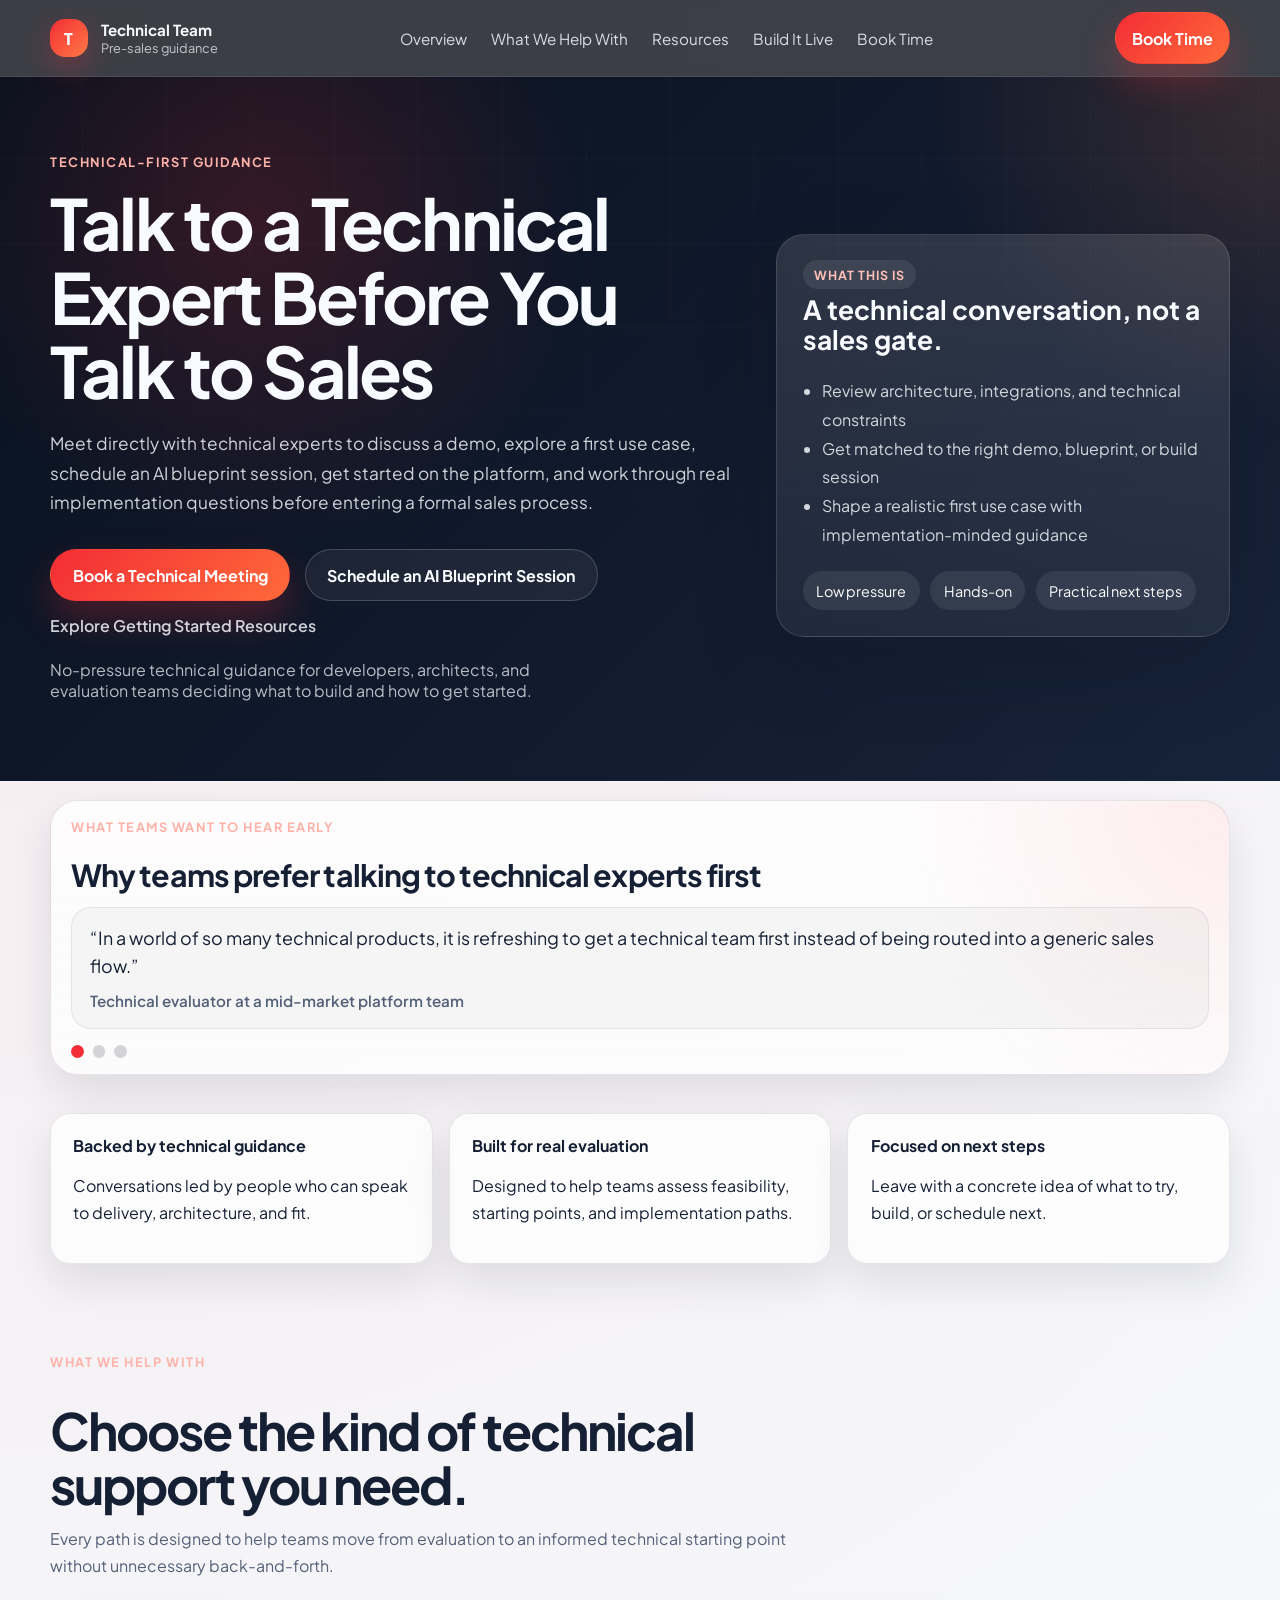
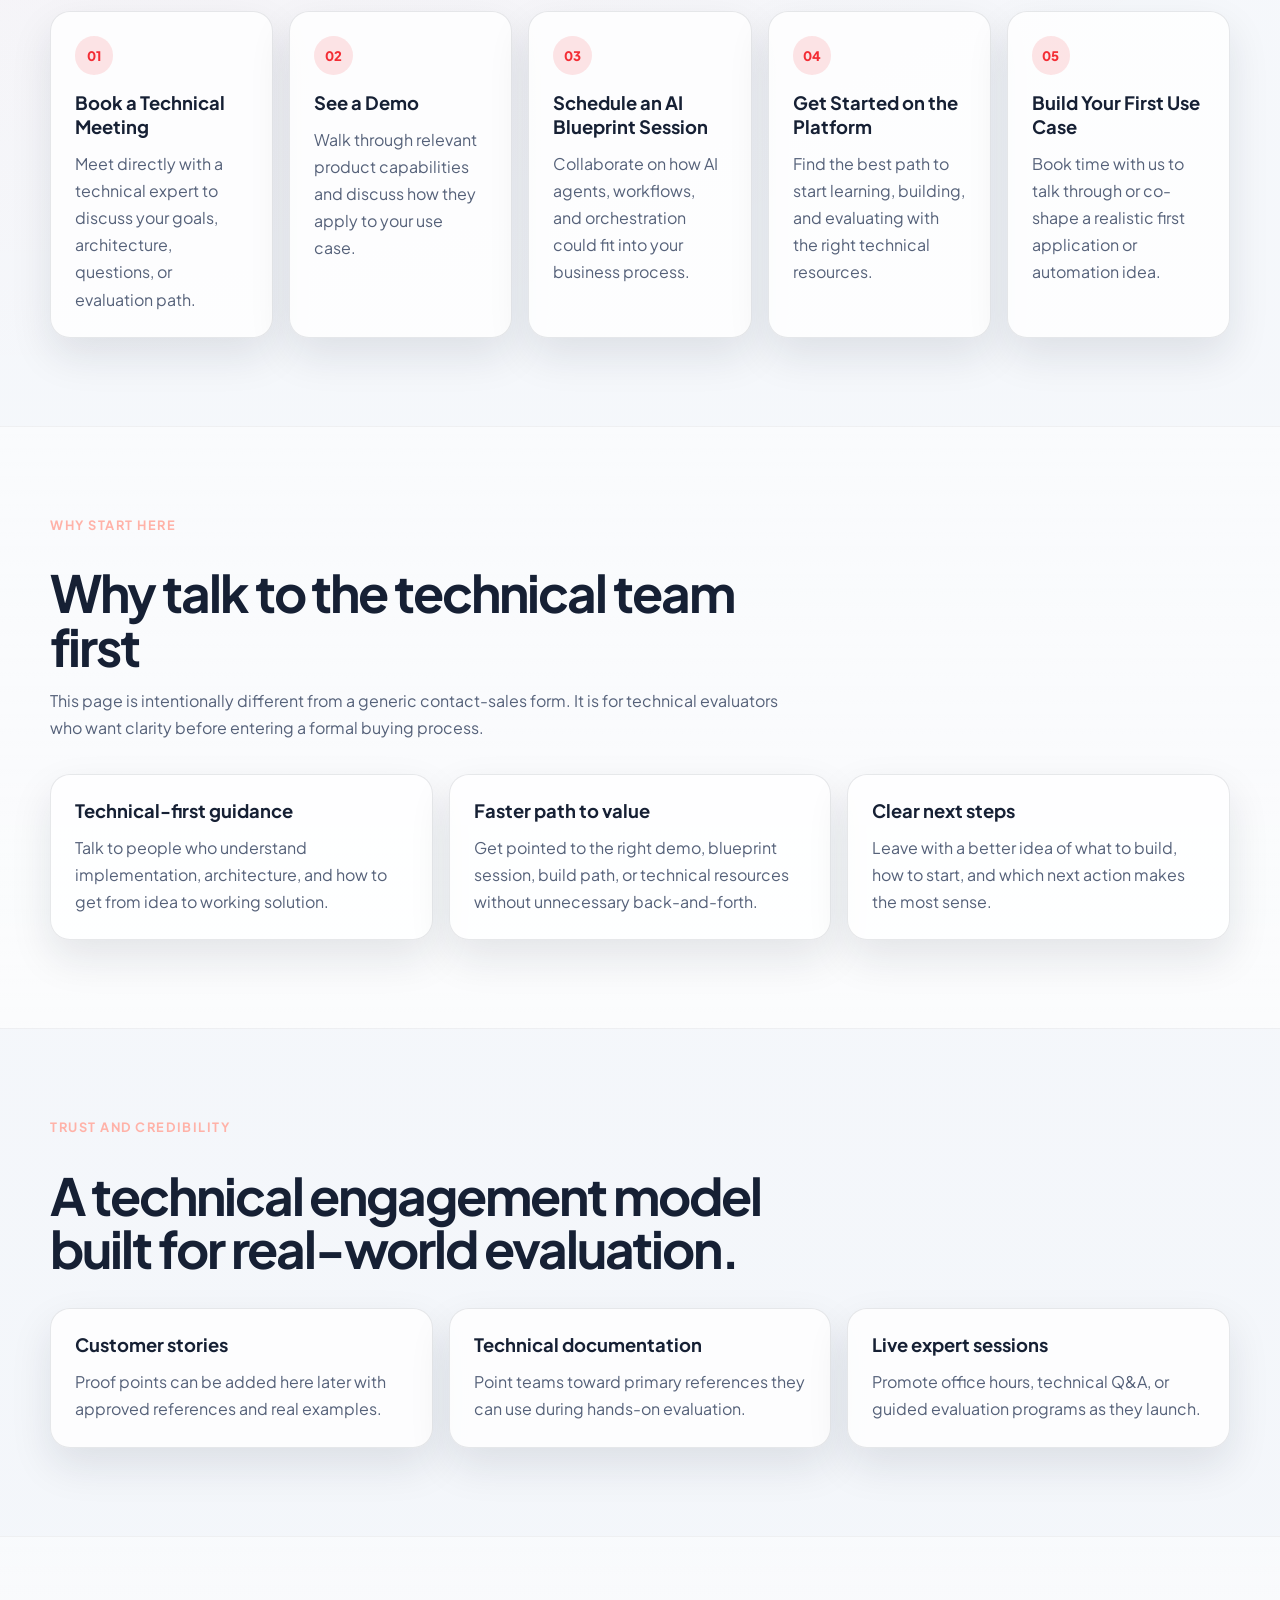
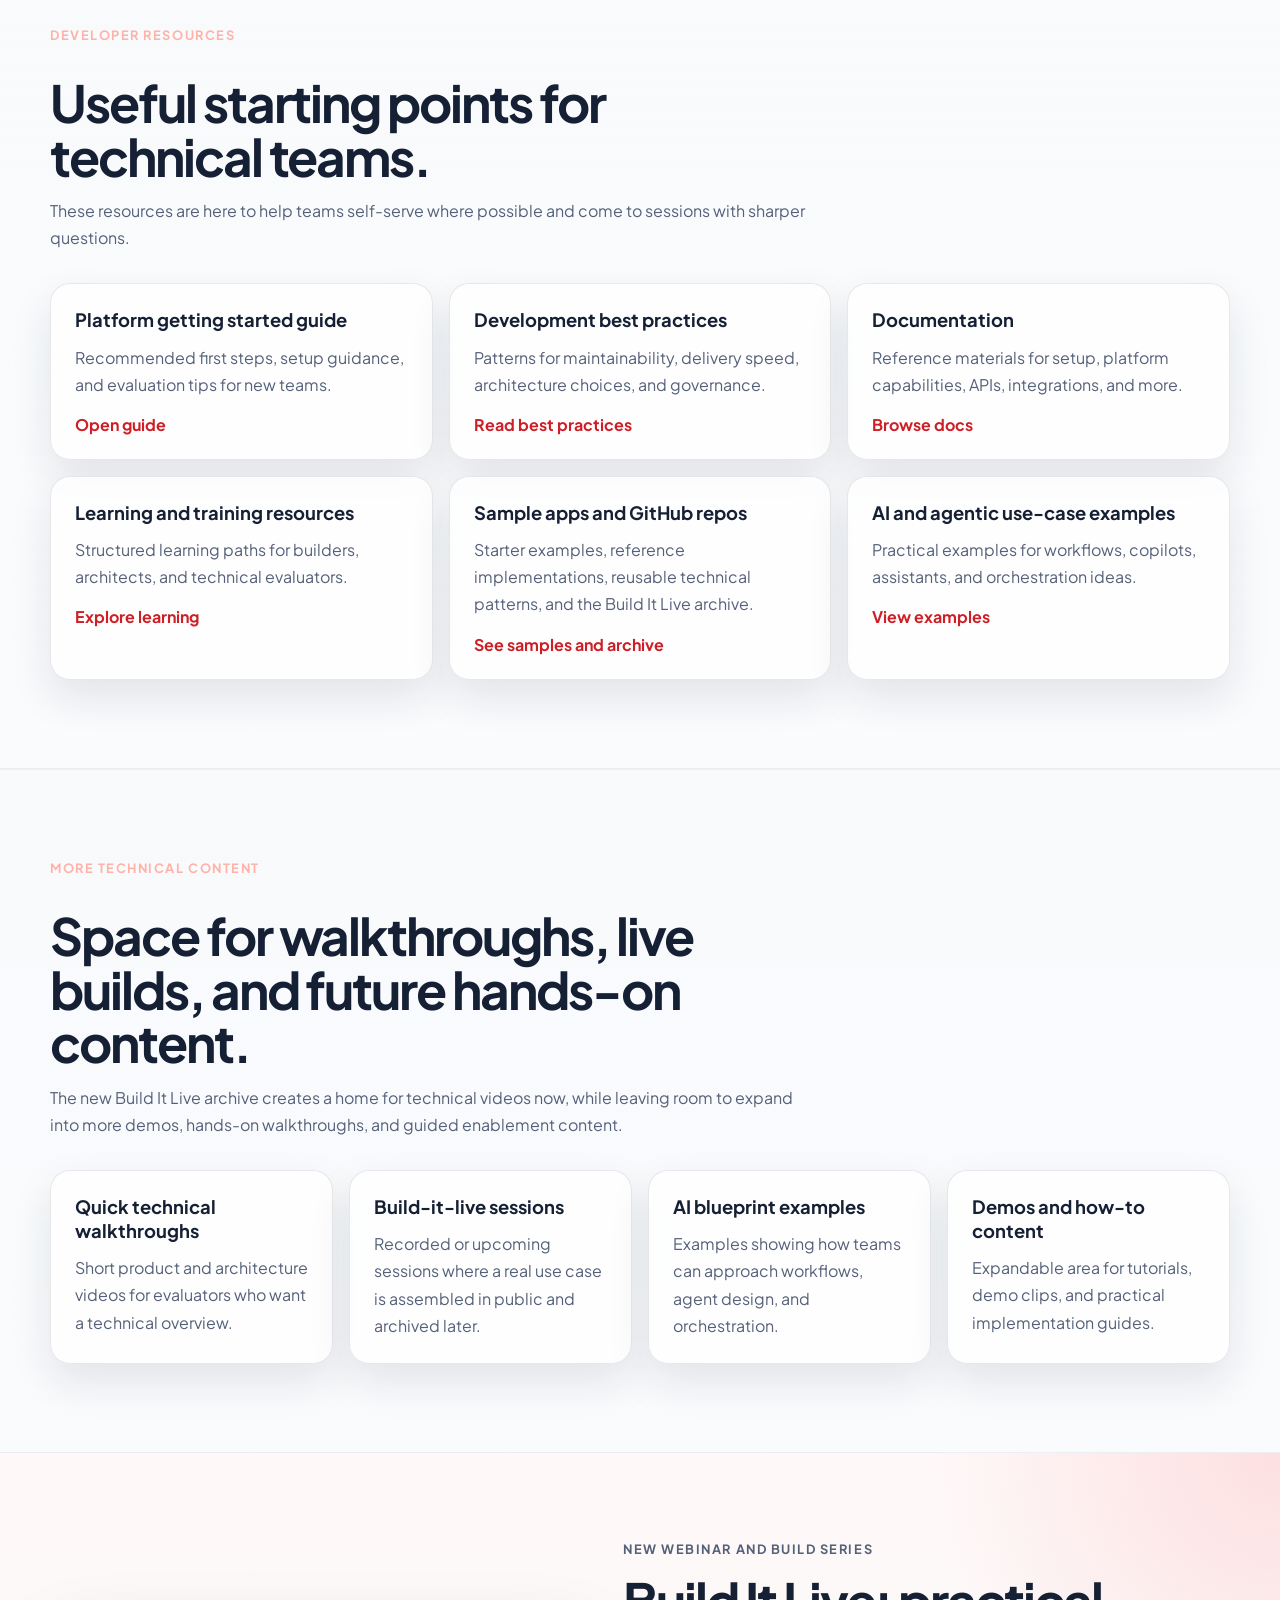
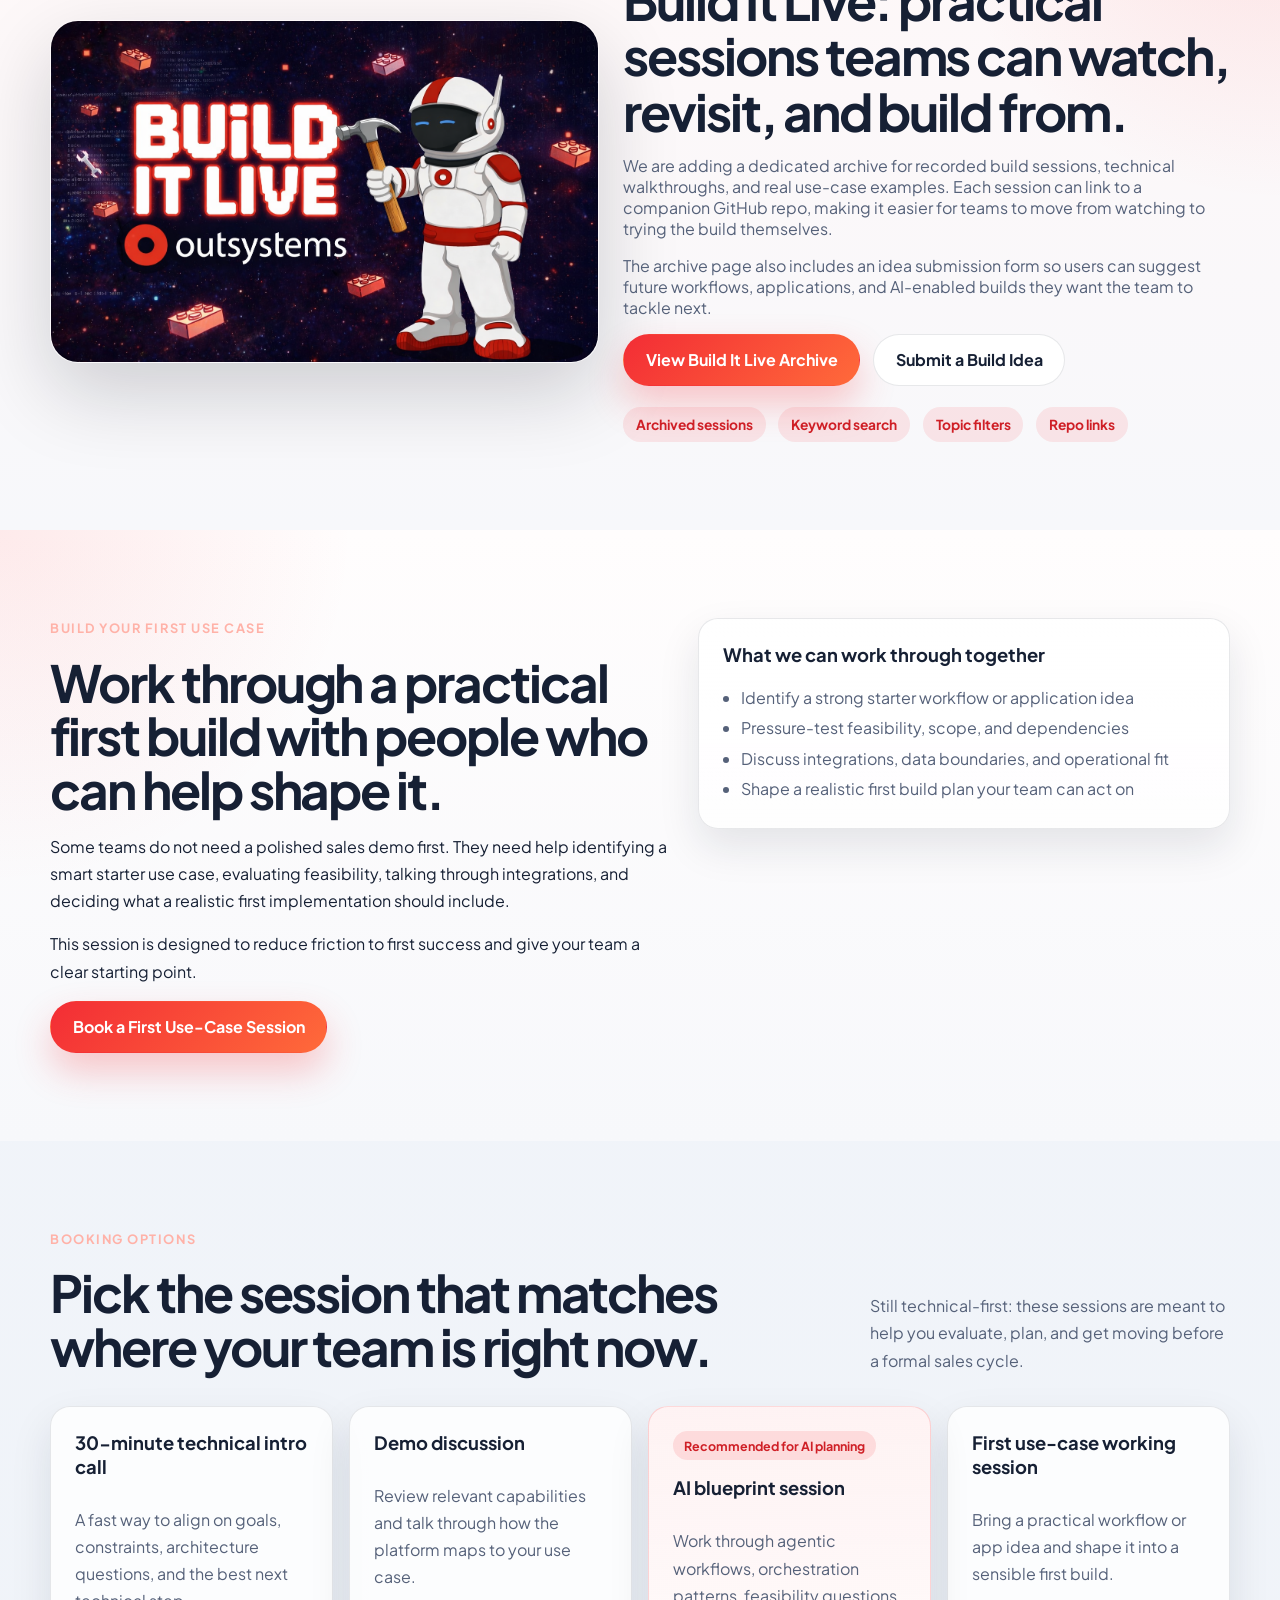
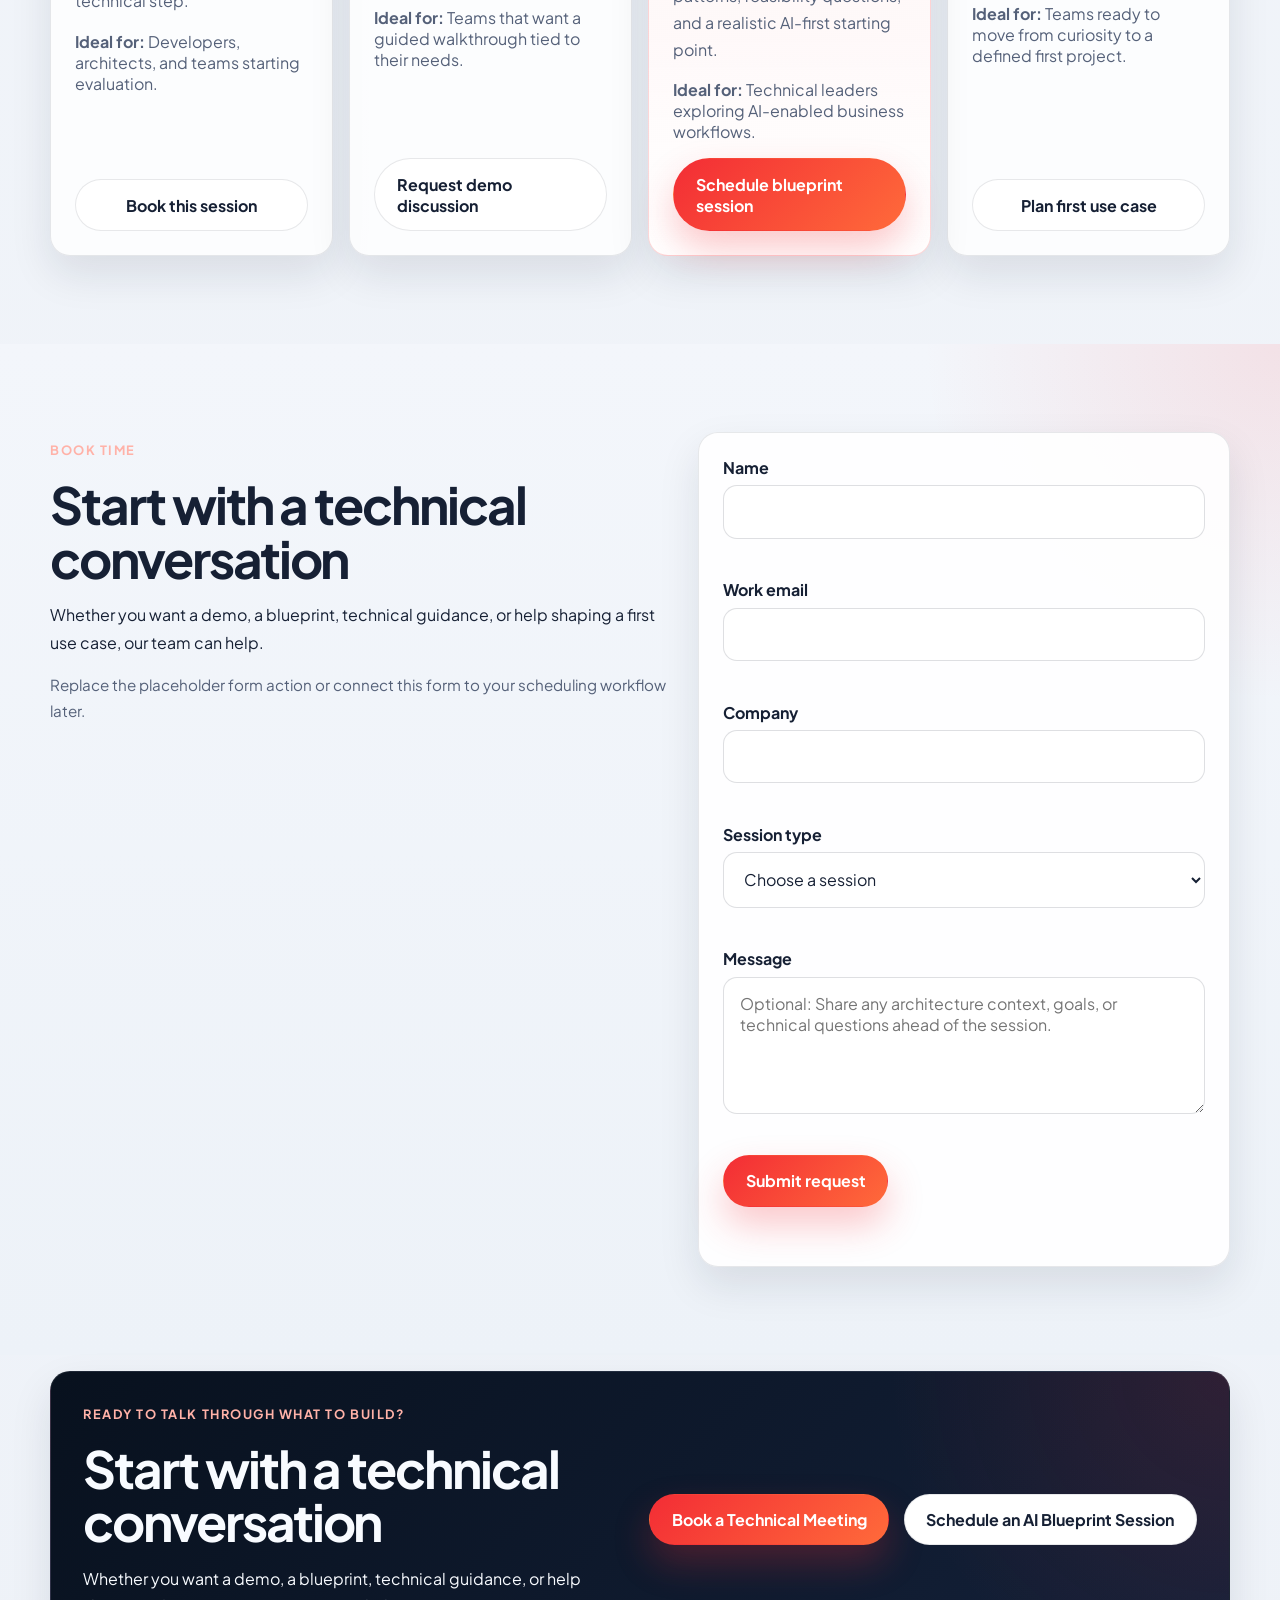
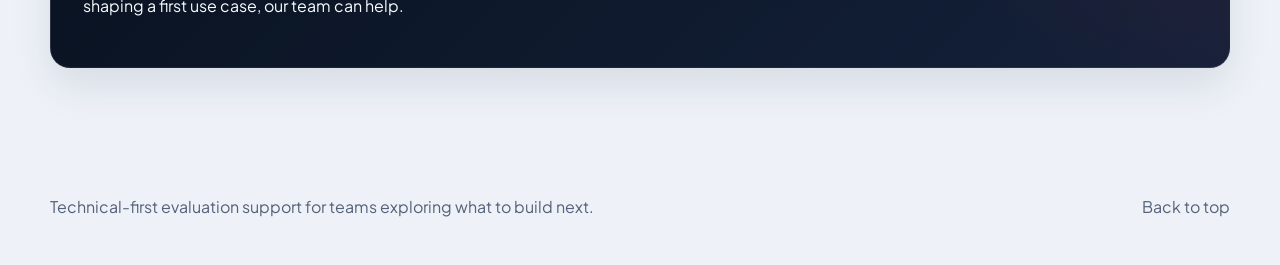
<file: index.html>
<!DOCTYPE html>
<html lang="en">
  <head>
    <meta charset="UTF-8" />
    <meta name="viewport" content="width=device-width, initial-scale=1.0" />
    <title>Talk to Our Technical Team First</title>
    <meta
      name="description"
      content="A technical-first landing page for teams that want hands-on guidance, demos, blueprint sessions, and practical help before talking to sales."
    />
    <link rel="preconnect" href="https://fonts.googleapis.com" />
    <link rel="preconnect" href="https://fonts.gstatic.com" crossorigin />
    <link
      href="https://fonts.googleapis.com/css2?family=Plus+Jakarta+Sans:wght@400;500;600;700;800&display=swap"
      rel="stylesheet"
    />
    <link rel="stylesheet" href="styles.css" />
  </head>
  <body>
    <a class="skip-link" href="#main-content">Skip to content</a>

    <header class="site-header">
      <div class="container nav-shell">
        <a class="brand" href="#overview" aria-label="Technical team landing page">
          <span class="brand-mark" aria-hidden="true">T</span>
          <span class="brand-text">
            <strong>Technical Team</strong>
            <span>Pre-sales guidance</span>
          </span>
        </a>

        <nav class="site-nav" aria-label="Primary">
          <a href="#overview">Overview</a>
          <a href="#help">What We Help With</a>
          <a href="#resources">Resources</a>
          <a href="#build-it-live">Build It Live</a>
          <a href="#book-time">Book Time</a>
        </nav>

        <a class="button button-small button-primary" href="#book-time">Book Time</a>
      </div>
    </header>

    <main id="main-content">
      <section class="hero" id="overview">
        <div class="hero-background" aria-hidden="true"></div>
        <div class="container hero-grid">
          <div class="hero-copy">
            <p class="eyebrow">Technical-first guidance</p>
            <h1>Talk to a Technical Expert Before You Talk to Sales</h1>
            <p class="hero-text">
              Meet directly with technical experts to discuss a demo, explore a first use case,
              schedule an AI blueprint session, get started on the platform, and work through real
              implementation questions before entering a formal sales process.
            </p>

            <div class="hero-actions">
              <a class="button button-primary" href="#booking-form">Book a Technical Meeting</a>
              <a class="button button-secondary" href="#book-blueprint">Schedule an AI Blueprint Session</a>
              <a class="text-link" href="#resources">Explore Getting Started Resources</a>
            </div>

            <p class="hero-reassurance">
              No-pressure technical guidance for developers, architects, and evaluation teams
              deciding what to build and how to get started.
            </p>
          </div>

          <aside class="hero-panel" aria-label="Session overview">
            <div class="hero-panel-top">
              <span class="panel-kicker">What this is</span>
              <h2>A technical conversation, not a sales gate.</h2>
            </div>

            <ul class="panel-list">
              <li>Review architecture, integrations, and technical constraints</li>
              <li>Get matched to the right demo, blueprint, or build session</li>
              <li>Shape a realistic first use case with implementation-minded guidance</li>
            </ul>

            <div class="hero-panel-pills" aria-label="Guidance qualities">
              <span>Low pressure</span>
              <span>Hands-on</span>
              <span>Practical next steps</span>
            </div>
          </aside>
        </div>
      </section>

      <section class="section compact-section testimonial-section" aria-labelledby="testimonial-heading">
        <div class="container">
          <div class="testimonial-shell">
            <div class="testimonial-heading">
              <p class="eyebrow">What teams want to hear early</p>
              <h2 id="testimonial-heading">Why teams prefer talking to technical experts first</h2>
            </div>

            <div class="testimonial-rotator" aria-live="polite">
              <article class="testimonial-card is-active" data-testimonial-card>
                <p class="testimonial-quote">
                  “In a world of so many technical products, it is refreshing to get a technical team first instead of being routed into a generic sales flow.”
                </p>
                <p class="testimonial-meta">Technical evaluator at a mid-market platform team</p>
              </article>

              <article class="testimonial-card" data-testimonial-card>
                <p class="testimonial-quote">
                  “The most useful part was getting straight answers on architecture, integrations, and where to start without a lot of unnecessary back-and-forth.”
                </p>
                <p class="testimonial-meta">Enterprise architect evaluating a first internal use case</p>
              </article>

              <article class="testimonial-card" data-testimonial-card>
                <p class="testimonial-quote">
                  “It felt more like a working session than a sales conversation. We left with a clearer first build and the right next technical step.”
                </p>
                <p class="testimonial-meta">Developer lead exploring automation and AI workflows</p>
              </article>
            </div>

            <div class="testimonial-dots" aria-label="Testimonial rotation">
              <button class="testimonial-dot is-active" type="button" aria-label="Show testimonial 1" data-testimonial-dot></button>
              <button class="testimonial-dot" type="button" aria-label="Show testimonial 2" data-testimonial-dot></button>
              <button class="testimonial-dot" type="button" aria-label="Show testimonial 3" data-testimonial-dot></button>
            </div>
          </div>
        </div>
      </section>

      <section class="section compact-section">
        <div class="container trust-strip" aria-label="Key trust statements">
          <article>
            <strong>Backed by technical guidance</strong>
            <p>Conversations led by people who can speak to delivery, architecture, and fit.</p>
          </article>
          <article>
            <strong>Built for real evaluation</strong>
            <p>Designed to help teams assess feasibility, starting points, and implementation paths.</p>
          </article>
          <article>
            <strong>Focused on next steps</strong>
            <p>Leave with a concrete idea of what to try, build, or schedule next.</p>
          </article>
        </div>
      </section>

      <section class="section" id="help">
        <div class="container">
          <div class="section-heading">
            <p class="eyebrow">What we help with</p>
            <h2>Choose the kind of technical support you need.</h2>
            <p>
              Every path is designed to help teams move from evaluation to an informed technical
              starting point without unnecessary back-and-forth.
            </p>
          </div>

          <div class="card-grid card-grid-five">
            <article class="info-card">
              <span class="card-number">01</span>
              <h3>Book a Technical Meeting</h3>
              <p>
                Meet directly with a technical expert to discuss your goals, architecture,
                questions, or evaluation path.
              </p>
            </article>

            <article class="info-card">
              <span class="card-number">02</span>
              <h3>See a Demo</h3>
              <p>
                Walk through relevant product capabilities and discuss how they apply to your use
                case.
              </p>
            </article>

            <article class="info-card">
              <span class="card-number">03</span>
              <h3>Schedule an AI Blueprint Session</h3>
              <p>
                Collaborate on how AI agents, workflows, and orchestration could fit into your
                business process.
              </p>
            </article>

            <article class="info-card">
              <span class="card-number">04</span>
              <h3>Get Started on the Platform</h3>
              <p>
                Find the best path to start learning, building, and evaluating with the right
                technical resources.
              </p>
            </article>

            <article class="info-card">
              <span class="card-number">05</span>
              <h3>Build Your First Use Case</h3>
              <p>
                Book time with us to talk through or co-shape a realistic first application or
                automation idea.
              </p>
            </article>
          </div>
        </div>
      </section>

      <section class="section section-alt">
        <div class="container">
          <div class="section-heading">
            <p class="eyebrow">Why start here</p>
            <h2>Why talk to the technical team first</h2>
            <p>
              This page is intentionally different from a generic contact-sales form. It is for
              technical evaluators who want clarity before entering a formal buying process.
            </p>
          </div>

          <div class="card-grid card-grid-three">
            <article class="benefit-card">
              <h3>Technical-first guidance</h3>
              <p>
                Talk to people who understand implementation, architecture, and how to get from idea
                to working solution.
              </p>
            </article>

            <article class="benefit-card">
              <h3>Faster path to value</h3>
              <p>
                Get pointed to the right demo, blueprint session, build path, or technical resources
                without unnecessary back-and-forth.
              </p>
            </article>

            <article class="benefit-card">
              <h3>Clear next steps</h3>
              <p>
                Leave with a better idea of what to build, how to start, and which next action makes
                the most sense.
              </p>
            </article>
          </div>
        </div>
      </section>

      <section class="section">
        <div class="container">
          <div class="section-heading">
            <p class="eyebrow">Trust and credibility</p>
            <h2>A technical engagement model built for real-world evaluation.</h2>
          </div>

          <div class="credibility-grid">
            <article class="credibility-card">
              <h3>Customer stories</h3>
              <p>Proof points can be added here later with approved references and real examples.</p>
            </article>
            <article class="credibility-card">
              <h3>Technical documentation</h3>
              <p>Point teams toward primary references they can use during hands-on evaluation.</p>
            </article>
            <article class="credibility-card">
              <h3>Live expert sessions</h3>
              <p>Promote office hours, technical Q&A, or guided evaluation programs as they launch.</p>
            </article>
          </div>
        </div>
      </section>

      <section class="section section-alt" id="resources">
        <div class="container">
          <div class="section-heading">
            <p class="eyebrow">Developer resources</p>
            <h2>Useful starting points for technical teams.</h2>
            <p>
              These resources are here to help teams self-serve where possible and come to sessions
              with sharper questions.
            </p>
          </div>

          <div class="resource-grid">
            <!-- Replace placeholder links below with real resource destinations. -->
            <a class="resource-card" href="#resource-getting-started">
              <h3>Platform getting started guide</h3>
              <p>Recommended first steps, setup guidance, and evaluation tips for new teams.</p>
              <span>Open guide</span>
            </a>

            <a class="resource-card" href="#resource-best-practices">
              <h3>Development best practices</h3>
              <p>Patterns for maintainability, delivery speed, architecture choices, and governance.</p>
              <span>Read best practices</span>
            </a>

            <a class="resource-card" href="#resource-docs">
              <h3>Documentation</h3>
              <p>Reference materials for setup, platform capabilities, APIs, integrations, and more.</p>
              <span>Browse docs</span>
            </a>

            <a class="resource-card" href="#resource-learning">
              <h3>Learning and training resources</h3>
              <p>Structured learning paths for builders, architects, and technical evaluators.</p>
              <span>Explore learning</span>
            </a>

            <a class="resource-card" href="archive.html">
              <h3>Sample apps and GitHub repos</h3>
              <p>Starter examples, reference implementations, reusable technical patterns, and the Build It Live archive.</p>
              <span>See samples and archive</span>
            </a>

            <a class="resource-card" href="#resource-ai-examples">
              <h3>AI and agentic use-case examples</h3>
              <p>Practical examples for workflows, copilots, assistants, and orchestration ideas.</p>
              <span>View examples</span>
            </a>
          </div>
        </div>
      </section>

      <section class="section section-alt">
        <div class="container">
          <div class="section-heading">
            <p class="eyebrow">More technical content</p>
            <h2>Space for walkthroughs, live builds, and future hands-on content.</h2>
            <p>
              The new Build It Live archive creates a home for technical videos now, while leaving
              room to expand into more demos, hands-on walkthroughs, and guided enablement content.
            </p>
          </div>

          <div class="content-placeholder-grid">
            <article class="content-card">
              <h3>Quick technical walkthroughs</h3>
              <p>Short product and architecture videos for evaluators who want a technical overview.</p>
            </article>
            <article class="content-card">
              <h3>Build-it-live sessions</h3>
              <p>Recorded or upcoming sessions where a real use case is assembled in public and archived later.</p>
            </article>
            <article class="content-card">
              <h3>AI blueprint examples</h3>
              <p>Examples showing how teams can approach workflows, agent design, and orchestration.</p>
            </article>
            <article class="content-card">
              <h3>Demos and how-to content</h3>
              <p>Expandable area for tutorials, demo clips, and practical implementation guides.</p>
            </article>
          </div>
        </div>
      </section>

      <section class="section build-live-section" id="build-it-live">
        <div class="container build-live-grid">
          <div class="build-live-media-card">
            <img
              src="BILBannerNew.png"
              alt="Build It Live banner artwork showing an astronaut builder and OutSystems branding."
            />
          </div>

          <div class="build-live-copy">
            <p class="eyebrow">New webinar and build series</p>
            <h2>Build It Live: practical sessions teams can watch, revisit, and build from.</h2>
            <p>
              We are adding a dedicated archive for recorded build sessions, technical walkthroughs,
              and real use-case examples. Each session can link to a companion GitHub repo, making it
              easier for teams to move from watching to trying the build themselves.
            </p>
            <p>
              The archive page also includes an idea submission form so users can suggest future
              workflows, applications, and AI-enabled builds they want the team to tackle next.
            </p>

            <div class="build-live-actions">
              <a class="button button-primary" href="archive.html">View Build It Live Archive</a>
              <a class="button button-secondary" href="archive.html#idea-form">Submit a Build Idea</a>
            </div>

            <div class="mini-proof-list" aria-label="Build It Live highlights">
              <span>Archived sessions</span>
              <span>Keyword search</span>
              <span>Topic filters</span>
              <span>Repo links</span>
            </div>
          </div>
        </div>
      </section>

      <section class="section feature-section" id="use-case">
        <div class="container feature-grid">
          <div>
            <p class="eyebrow">Build your first use case</p>
            <h2>Work through a practical first build with people who can help shape it.</h2>
            <p>
              Some teams do not need a polished sales demo first. They need help identifying a smart
              starter use case, evaluating feasibility, talking through integrations, and deciding
              what a realistic first implementation should include.
            </p>
            <p>
              This session is designed to reduce friction to first success and give your team a clear
              starting point.
            </p>
            <a class="button button-primary" href="#booking-form">Book a First Use-Case Session</a>
          </div>

          <div class="feature-list-card">
            <h3>What we can work through together</h3>
            <ul>
              <li>Identify a strong starter workflow or application idea</li>
              <li>Pressure-test feasibility, scope, and dependencies</li>
              <li>Discuss integrations, data boundaries, and operational fit</li>
              <li>Shape a realistic first build plan your team can act on</li>
            </ul>
          </div>
        </div>
      </section>

      <section class="section" id="book-time">
        <div class="container">
          <div class="section-heading split-heading">
            <div>
              <p class="eyebrow">Booking options</p>
              <h2>Pick the session that matches where your team is right now.</h2>
            </div>
            <p class="section-aside">
              Still technical-first: these sessions are meant to help you evaluate, plan, and get
              moving before a formal sales cycle.
            </p>
          </div>

          <div class="booking-grid">
            <article class="booking-card" id="book-technical">
              <h3>30-minute technical intro call</h3>
              <p class="booking-description">
                A fast way to align on goals, constraints, architecture questions, and the best next
                technical step.
              </p>
              <p><strong>Ideal for:</strong> Developers, architects, and teams starting evaluation.</p>
              <a class="button button-secondary" href="#booking-form" data-session-choice="technical-discussion">Book this session</a>
            </article>

            <article class="booking-card" id="book-demo">
              <h3>Demo discussion</h3>
              <p class="booking-description">
                Review relevant capabilities and talk through how the platform maps to your use case.
              </p>
              <p><strong>Ideal for:</strong> Teams that want a guided walkthrough tied to their needs.</p>
              <a class="button button-secondary" href="#booking-form" data-session-choice="demo-session">Request demo discussion</a>
            </article>

            <article class="booking-card featured-booking" id="book-blueprint">
              <div class="featured-tag">Recommended for AI planning</div>
              <h3>AI blueprint session</h3>
              <p class="booking-description">
                Work through agentic workflows, orchestration patterns, feasibility questions, and a
                realistic AI-first starting point.
              </p>
              <p><strong>Ideal for:</strong> Technical leaders exploring AI-enabled business workflows.</p>
              <a class="button button-primary" href="#booking-form" data-session-choice="ai-blueprint-session">Schedule blueprint session</a>
            </article>

            <article class="booking-card" id="book-usecase">
              <h3>First use-case working session</h3>
              <p class="booking-description">
                Bring a practical workflow or app idea and shape it into a sensible first build.
              </p>
              <p><strong>Ideal for:</strong> Teams ready to move from curiosity to a defined first project.</p>
              <a class="button button-secondary" href="#booking-form" data-session-choice="first-use-case-support">Plan first use case</a>
            </article>
          </div>
        </div>
      </section>

      <section class="section booking-form-section" id="booking-form">
        <div class="container form-grid">
          <div class="form-copy">
            <p class="eyebrow">Book time</p>
            <h2>Start with a technical conversation</h2>
            <p>
              Whether you want a demo, a blueprint, technical guidance, or help shaping a first use
              case, our team can help.
            </p>
            <p class="form-note">
              Replace the placeholder form action or connect this form to your scheduling workflow
              later.
            </p>
          </div>

          <form class="booking-form" novalidate>
            <!-- Replace this placeholder action with a real endpoint or embedded scheduling workflow. -->
            <div class="field-row">
              <label for="name">Name</label>
              <input id="name" name="name" type="text" autocomplete="name" required />
              <p class="field-error" id="name-error"></p>
            </div>

            <div class="field-row">
              <label for="email">Work email</label>
              <input id="email" name="email" type="email" autocomplete="email" required />
              <p class="field-error" id="email-error"></p>
            </div>

            <div class="field-row">
              <label for="company">Company</label>
              <input id="company" name="company" type="text" autocomplete="organization" required />
              <p class="field-error" id="company-error"></p>
            </div>

            <div class="field-row">
              <label for="session-type">Session type</label>
              <select id="session-type" name="sessionType" required>
                <option value="">Choose a session</option>
                <option value="technical-discussion">Technical Discussion</option>
                <option value="demo-session">Demo Session</option>
                <option value="ai-blueprint-session">AI Blueprint Session</option>
                <option value="first-use-case-support">First Use Case Support</option>
                <option value="other">Other</option>
              </select>
              <p class="field-error" id="session-type-error"></p>
            </div>

            <div class="field-row">
              <label for="message">Message</label>
              <textarea
                id="message"
                name="message"
                rows="5"
                placeholder="Tell us about your architecture, use case, or where you want help getting started."
              ></textarea>
              <p class="field-error" id="message-error"></p>
            </div>

            <button class="button button-primary" type="submit">Submit request</button>
            <p class="form-status" role="status" aria-live="polite"></p>
          </form>
        </div>
      </section>

      <section class="section final-cta">
        <div class="container final-cta-shell">
          <div>
            <p class="eyebrow">Ready to talk through what to build?</p>
            <h2>Start with a technical conversation</h2>
            <p>
              Whether you want a demo, a blueprint, technical guidance, or help shaping a first use
              case, our team can help.
            </p>
          </div>
          <div class="final-cta-actions">
            <a class="button button-primary" href="#booking-form">Book a Technical Meeting</a>
            <a class="button button-secondary" href="#book-blueprint">Schedule an AI Blueprint Session</a>
          </div>
        </div>
      </section>
    </main>

    <footer class="site-footer">
      <div class="container footer-shell">
        <p>Technical-first evaluation support for teams exploring what to build next.</p>
        <a href="#overview">Back to top</a>
      </div>
    </footer>

    <script src="script.js"></script>
  </body>
</html>
</file>
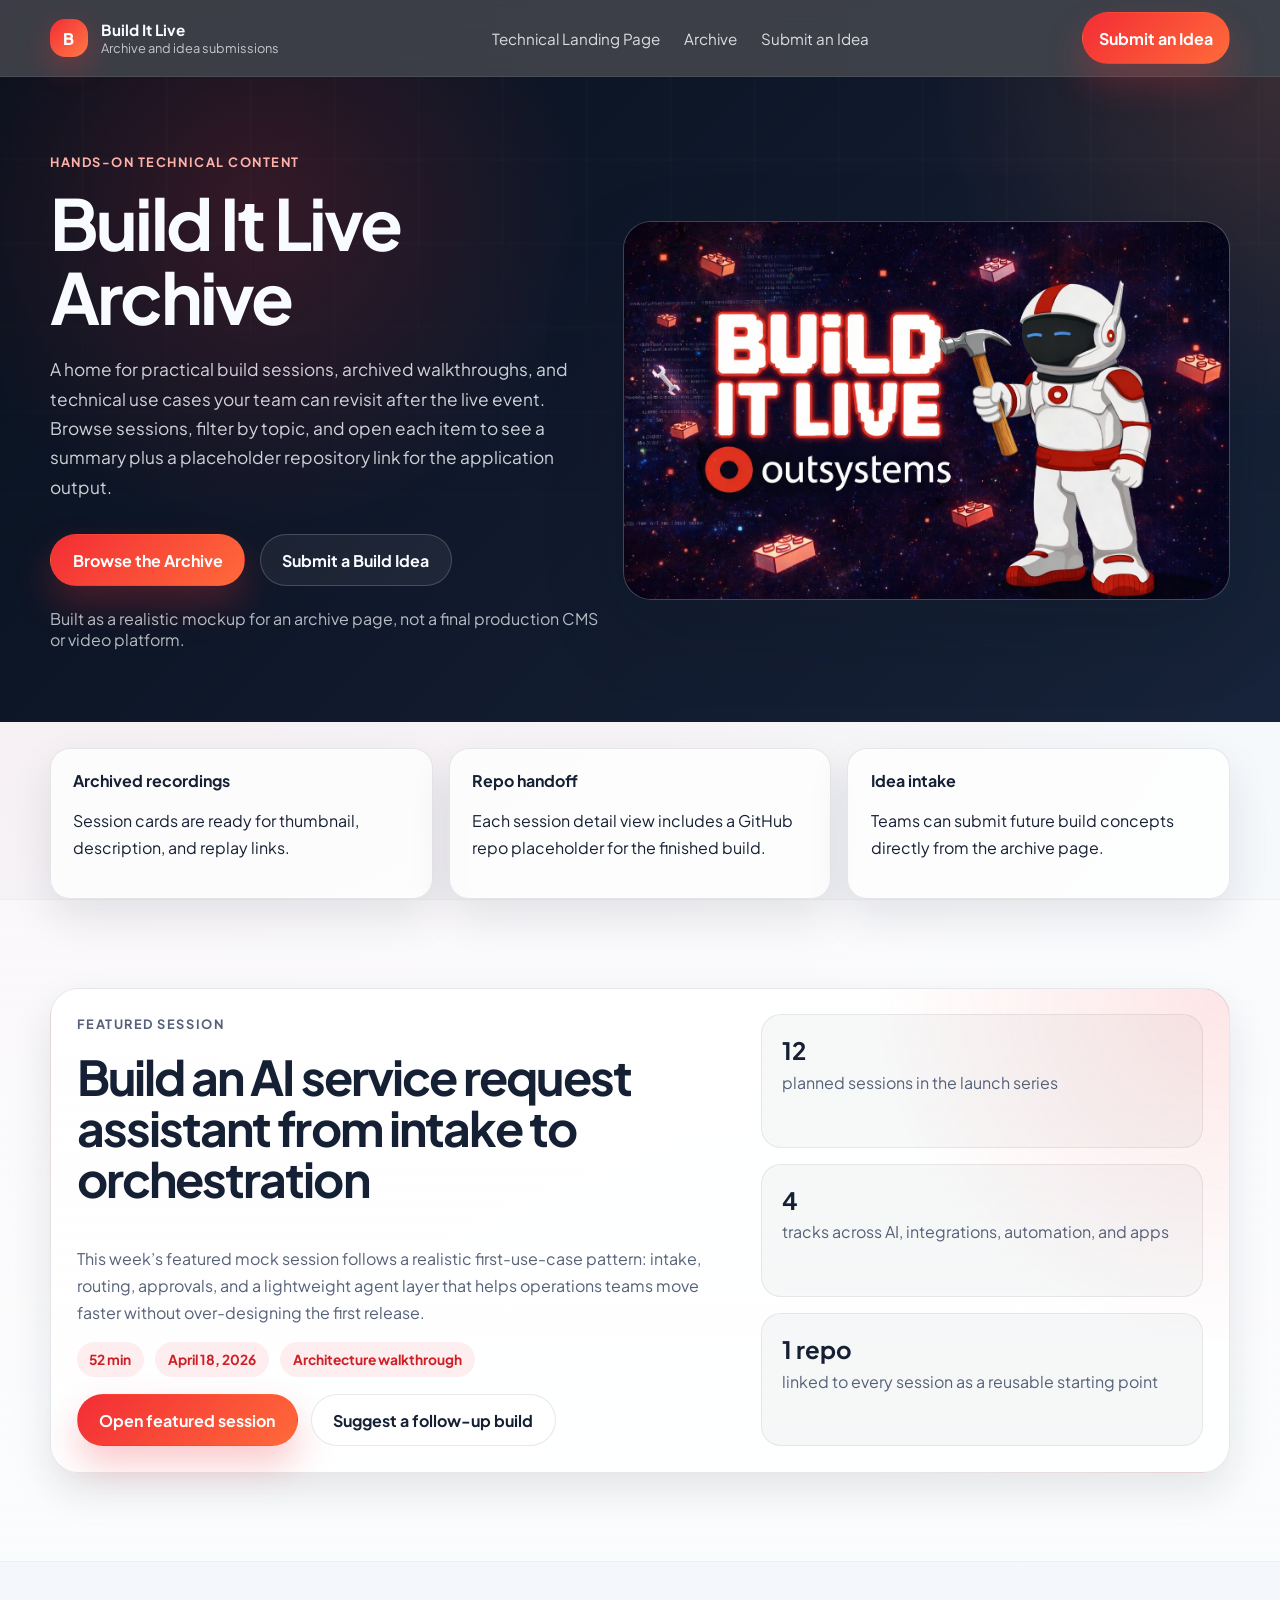
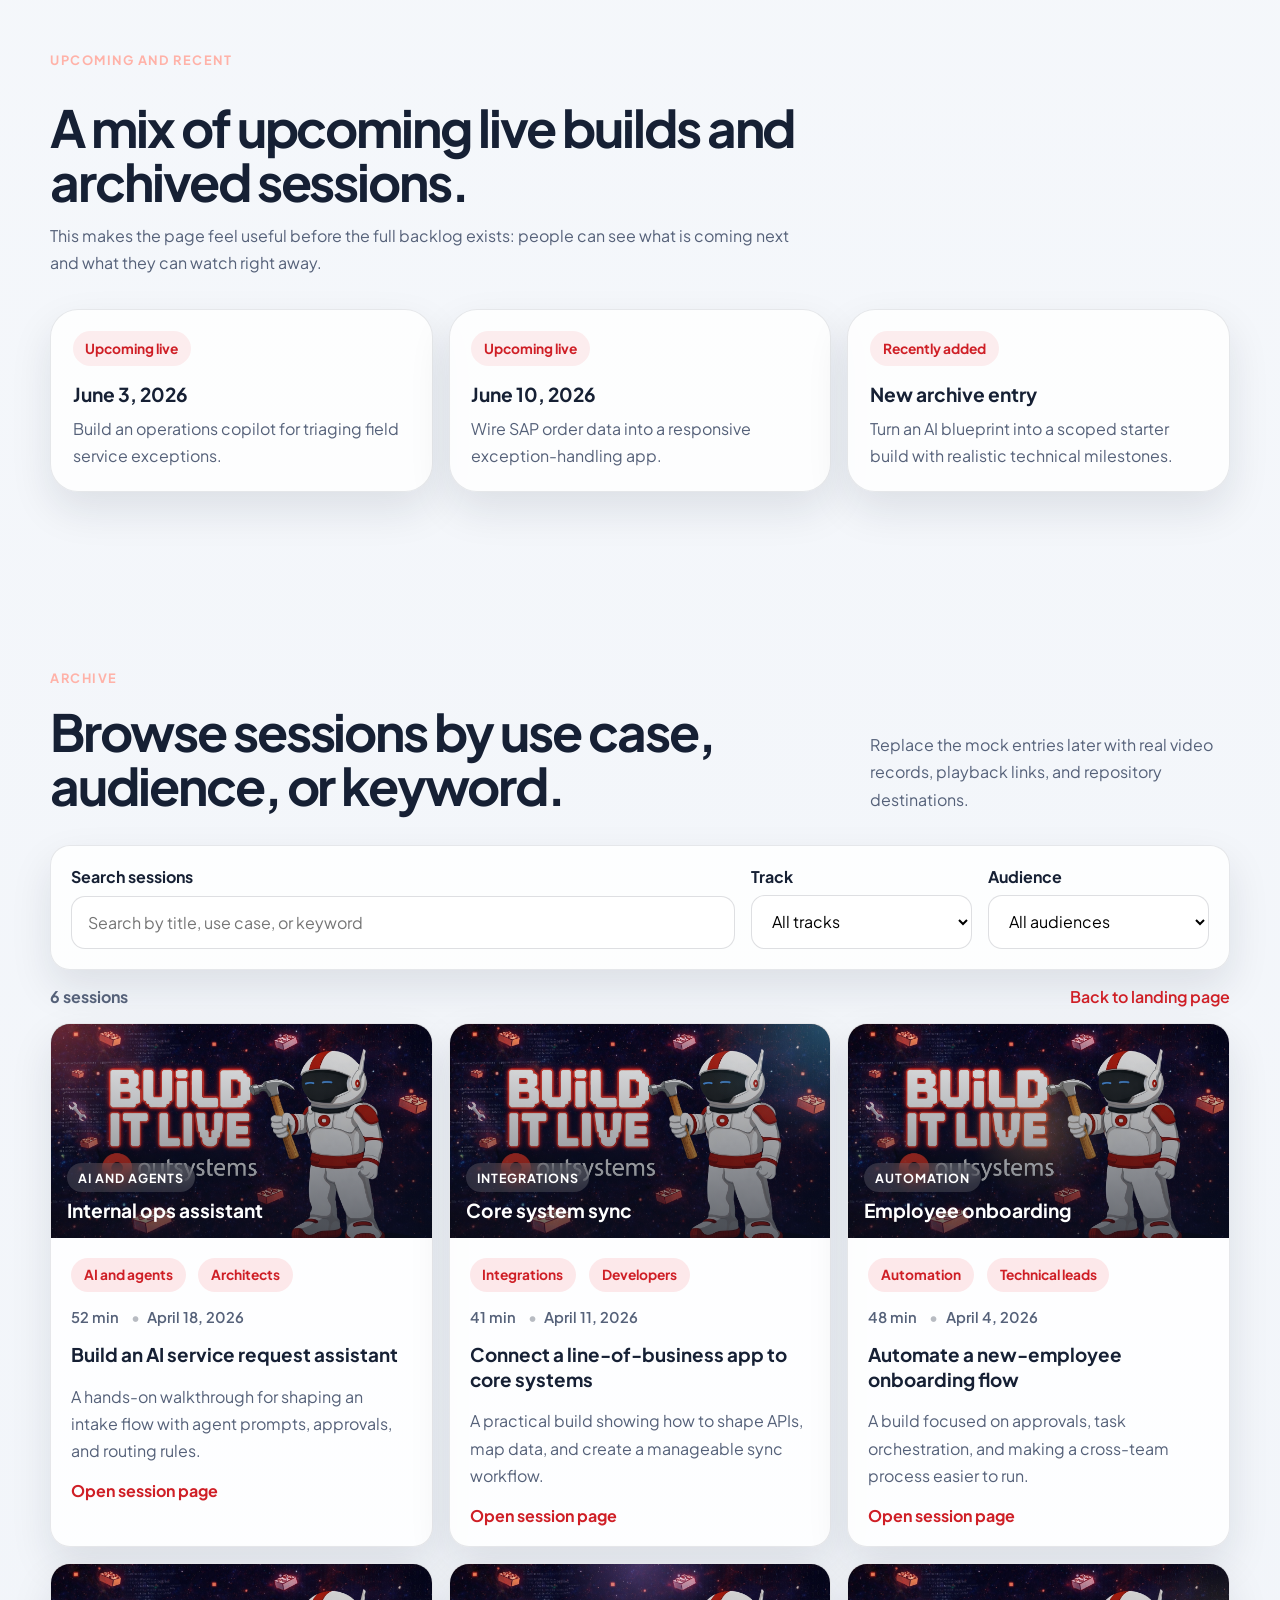
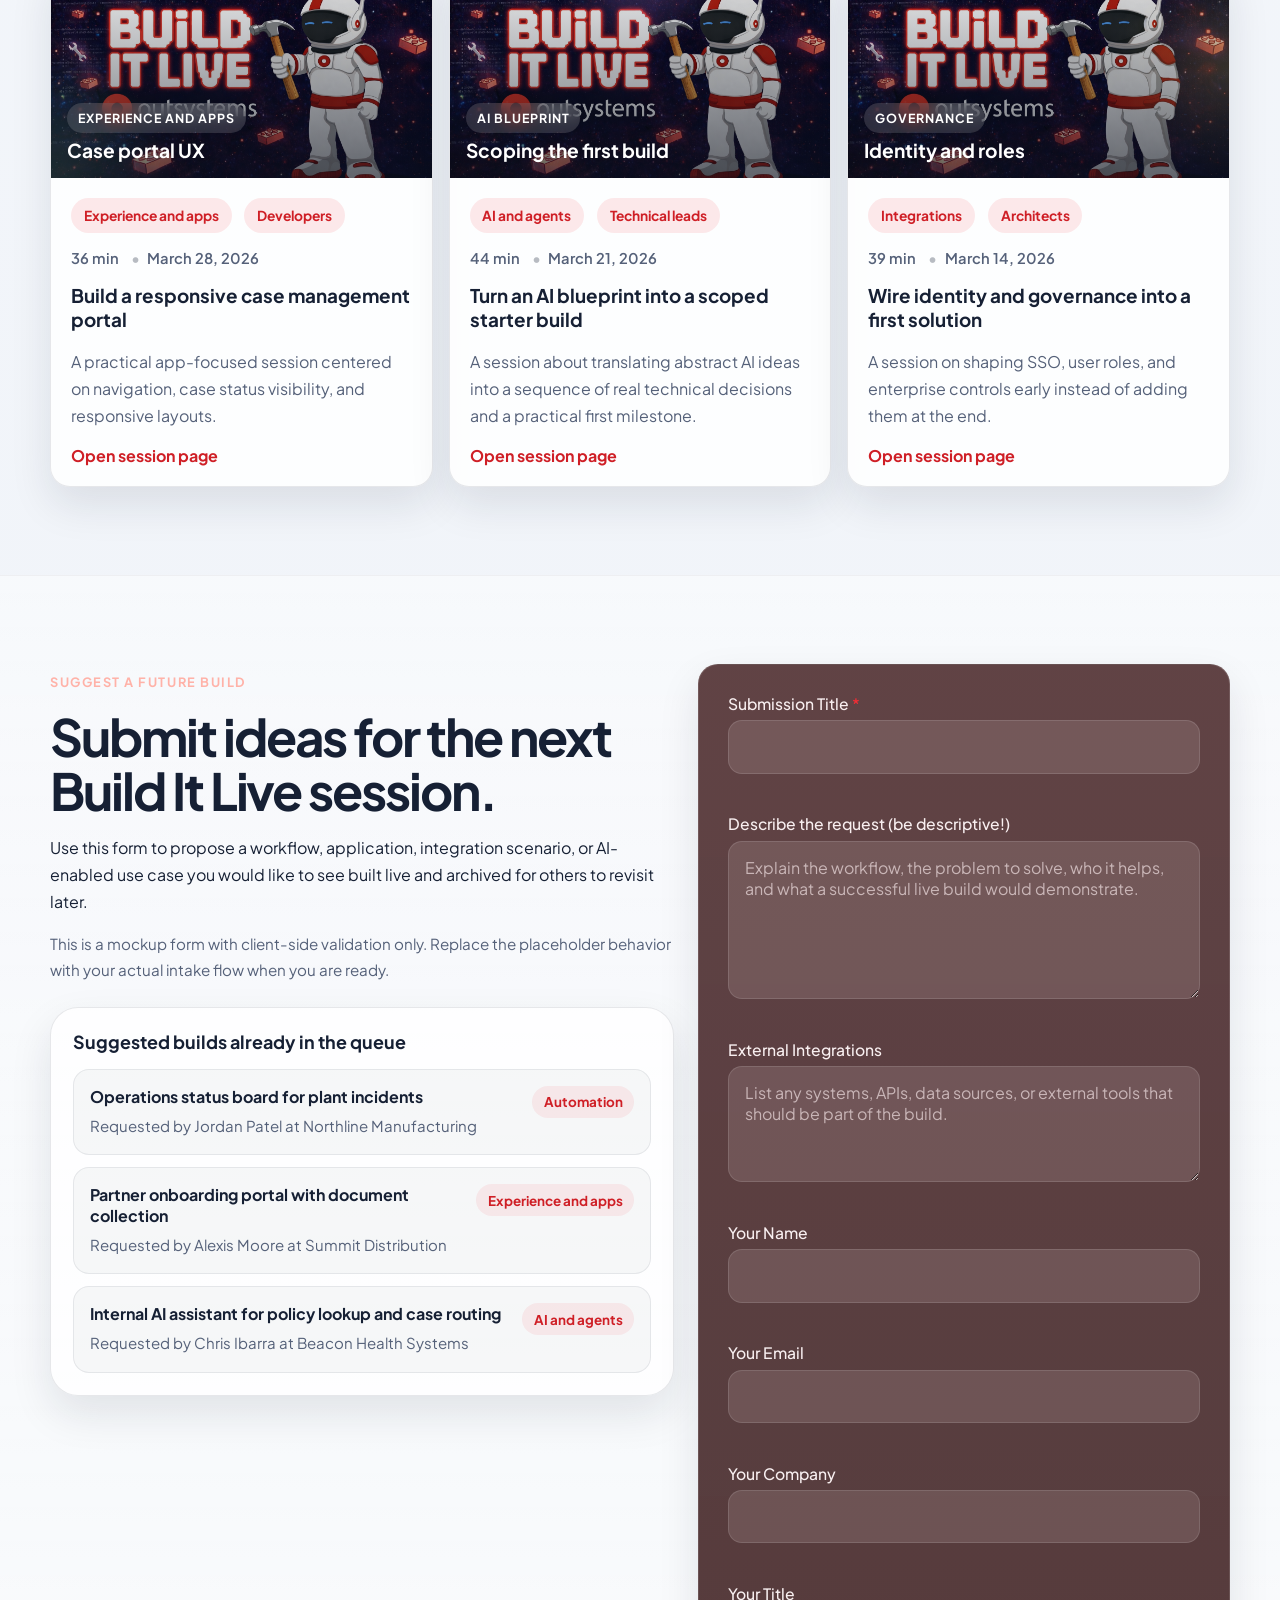
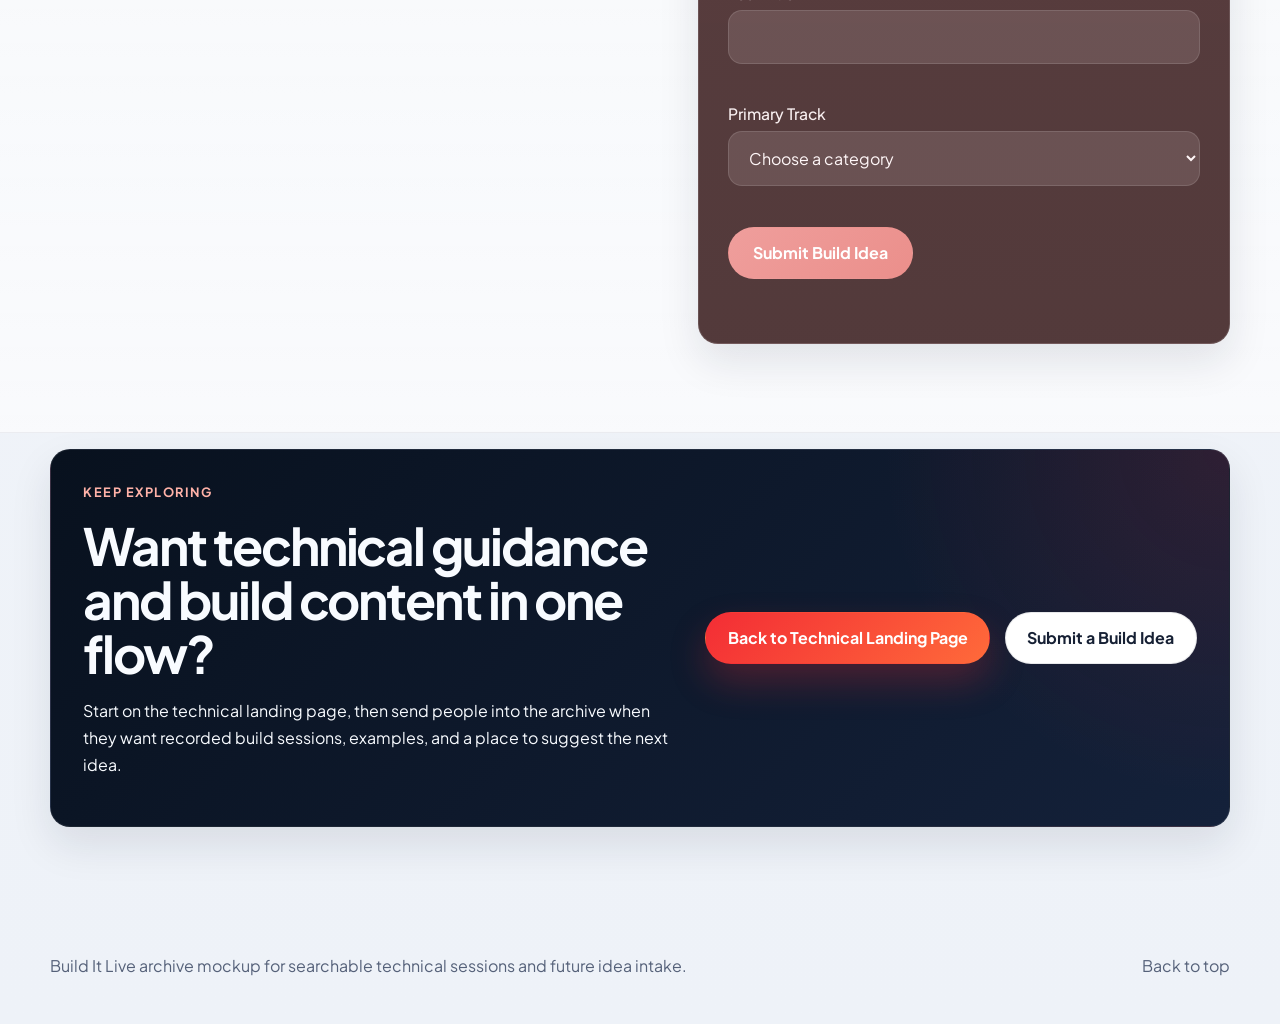
<file: archive.html>
<!DOCTYPE html>
<html lang="en">
  <head>
    <meta charset="UTF-8" />
    <meta name="viewport" content="width=device-width, initial-scale=1.0" />
    <title>Build It Live Archive</title>
    <meta
      name="description"
      content="Browse archived Build It Live sessions, filter by technical topic, and submit ideas for future hands-on builds."
    />
    <link rel="preconnect" href="https://fonts.googleapis.com" />
    <link rel="preconnect" href="https://fonts.gstatic.com" crossorigin />
    <link
      href="https://fonts.googleapis.com/css2?family=Plus+Jakarta+Sans:wght@400;500;600;700;800&display=swap"
      rel="stylesheet"
    />
    <link rel="stylesheet" href="styles.css" />
  </head>
  <body>
    <a class="skip-link" href="#main-content">Skip to content</a>

    <header class="site-header">
      <div class="container nav-shell">
        <a class="brand" href="index.html" aria-label="Build It Live archive home">
          <span class="brand-mark" aria-hidden="true">B</span>
          <span class="brand-text">
            <strong>Build It Live</strong>
            <span>Archive and idea submissions</span>
          </span>
        </a>

        <nav class="site-nav" aria-label="Primary">
          <a href="index.html">Technical Landing Page</a>
          <a href="#session-archive">Archive</a>
          <a href="#idea-form">Submit an Idea</a>
        </nav>

        <a class="button button-small button-primary" href="#idea-form">Submit an Idea</a>
      </div>
    </header>

    <main id="main-content">
      <section class="hero archive-hero">
        <div class="hero-background" aria-hidden="true"></div>
        <div class="container archive-hero-grid">
          <div class="hero-copy">
            <p class="eyebrow">Hands-on technical content</p>
            <h1>Build It Live Archive</h1>
            <p class="hero-text">
              A home for practical build sessions, archived walkthroughs, and technical use cases
              your team can revisit after the live event. Browse sessions, filter by topic, and open
              each item to see a summary plus a placeholder repository link for the application output.
            </p>

            <div class="hero-actions">
              <a class="button button-primary" href="#session-archive">Browse the Archive</a>
              <a class="button button-secondary" href="#idea-form">Submit a Build Idea</a>
            </div>

            <p class="hero-reassurance">
              Built as a realistic mockup for an archive page, not a final production CMS or video platform.
            </p>
          </div>

          <aside class="archive-logo-card">
            <img
              src="BILBannerNew.png"
              alt="Build It Live banner artwork showing a technical build series concept."
            />
          </aside>
        </div>
      </section>

      <section class="section compact-section">
        <div class="container trust-strip" aria-label="Archive highlights">
          <article>
            <strong>Archived recordings</strong>
            <p>Session cards are ready for thumbnail, description, and replay links.</p>
          </article>
          <article>
            <strong>Repo handoff</strong>
            <p>Each session detail view includes a GitHub repo placeholder for the finished build.</p>
          </article>
          <article>
            <strong>Idea intake</strong>
            <p>Teams can submit future build concepts directly from the archive page.</p>
          </article>
        </div>
      </section>

      <section class="section section-alt">
        <div class="container">
          <div class="featured-session-card">
            <div class="featured-session-copy">
              <p class="eyebrow">Featured session</p>
              <h2>Build an AI service request assistant from intake to orchestration</h2>
              <p>
                This week’s featured mock session follows a realistic first-use-case pattern:
                intake, routing, approvals, and a lightweight agent layer that helps operations
                teams move faster without over-designing the first release.
              </p>
              <div class="featured-meta">
                <span>52 min</span>
                <span>April 18, 2026</span>
                <span>Architecture walkthrough</span>
              </div>
              <div class="build-live-actions">
                <a class="button button-primary" href="session.html?session=ai-service-request">
                  Open featured session
                </a>
                <a class="button button-secondary" href="#idea-form">Suggest a follow-up build</a>
              </div>
            </div>

            <div class="featured-session-side">
              <div class="featured-stat">
                <strong>12</strong>
                <span>planned sessions in the launch series</span>
              </div>
              <div class="featured-stat">
                <strong>4</strong>
                <span>tracks across AI, integrations, automation, and apps</span>
              </div>
              <div class="featured-stat">
                <strong>1 repo</strong>
                <span>linked to every session as a reusable starting point</span>
              </div>
            </div>
          </div>
        </div>
      </section>

      <section class="section">
        <div class="container">
          <div class="section-heading">
            <p class="eyebrow">Upcoming and recent</p>
            <h2>A mix of upcoming live builds and archived sessions.</h2>
            <p>
              This makes the page feel useful before the full backlog exists: people can see what is
              coming next and what they can watch right away.
            </p>
          </div>

          <div class="event-rail">
            <article class="event-card upcoming">
              <span class="event-badge">Upcoming live</span>
              <h3>June 3, 2026</h3>
              <p>Build an operations copilot for triaging field service exceptions.</p>
            </article>
            <article class="event-card upcoming">
              <span class="event-badge">Upcoming live</span>
              <h3>June 10, 2026</h3>
              <p>Wire SAP order data into a responsive exception-handling app.</p>
            </article>
            <article class="event-card recent">
              <span class="event-badge">Recently added</span>
              <h3>New archive entry</h3>
              <p>Turn an AI blueprint into a scoped starter build with realistic technical milestones.</p>
            </article>
          </div>
        </div>
      </section>

      <section class="section" id="session-archive">
        <div class="container">
          <div class="section-heading split-heading">
            <div>
              <p class="eyebrow">Archive</p>
              <h2>Browse sessions by use case, audience, or keyword.</h2>
            </div>
            <p class="section-aside">
              Replace the mock entries later with real video records, playback links, and repository destinations.
            </p>
          </div>

          <div class="filter-bar" aria-label="Archive filters">
            <div class="filter-field search-field">
              <label for="session-search">Search sessions</label>
              <input
                id="session-search"
                type="search"
                placeholder="Search by title, use case, or keyword"
              />
            </div>

            <div class="filter-field">
              <label for="track-filter">Track</label>
              <select id="track-filter">
                <option value="all">All tracks</option>
                <option value="ai">AI and agents</option>
                <option value="integration">Integrations</option>
                <option value="automation">Automation</option>
                <option value="experience">Experience and apps</option>
              </select>
            </div>

            <div class="filter-field">
              <label for="audience-filter">Audience</label>
              <select id="audience-filter">
                <option value="all">All audiences</option>
                <option value="developer">Developers</option>
                <option value="architect">Architects</option>
                <option value="technical-lead">Technical leads</option>
              </select>
            </div>
          </div>

          <div class="results-summary">
            <p id="results-count">6 sessions</p>
            <a class="text-link archive-back-link" href="index.html#build-it-live">Back to landing page</a>
          </div>

          <div class="archive-grid">
            <article
              class="archive-card"
              data-track="ai"
              data-audience="architect"
              data-keywords="ai agents orchestration employee support intake workflow"
            >
              <a class="archive-card-link" href="session.html?session=ai-service-request">
                <div class="archive-thumb-shell theme-ai">
                  <img src="BILBannerNew.png" alt="" class="archive-thumb" />
                  <div class="archive-thumb-overlay">
                    <span class="thumb-kicker">AI and agents</span>
                    <strong>Internal ops assistant</strong>
                  </div>
                </div>
              <div class="archive-card-body">
                <div class="archive-tags">
                  <span>AI and agents</span>
                  <span>Architects</span>
                </div>
                <div class="archive-meta-line">
                  <span>52 min</span>
                  <span>April 18, 2026</span>
                </div>
                <h3>Build an AI service request assistant</h3>
                <p>
                  A hands-on walkthrough for shaping an intake flow with agent prompts, approvals,
                  and routing rules.
                </p>
                <span class="archive-cta">Open session page</span>
              </div>
              </a>
            </article>

            <article
              class="archive-card"
              data-track="integration"
              data-audience="developer"
              data-keywords="integration sap api order sync workflow data"
            >
              <a class="archive-card-link" href="session.html?session=lob-integration">
                <div class="archive-thumb-shell theme-integration">
                  <img src="BILBannerNew.png" alt="" class="archive-thumb" />
                  <div class="archive-thumb-overlay">
                    <span class="thumb-kicker">Integrations</span>
                    <strong>Core system sync</strong>
                  </div>
                </div>
              <div class="archive-card-body">
                <div class="archive-tags">
                  <span>Integrations</span>
                  <span>Developers</span>
                </div>
                <div class="archive-meta-line">
                  <span>41 min</span>
                  <span>April 11, 2026</span>
                </div>
                <h3>Connect a line-of-business app to core systems</h3>
                <p>
                  A practical build showing how to shape APIs, map data, and create a manageable sync workflow.
                </p>
                <span class="archive-cta">Open session page</span>
              </div>
              </a>
            </article>

            <article
              class="archive-card"
              data-track="automation"
              data-audience="technical-lead"
              data-keywords="automation approvals onboarding workflow tasks handoff"
            >
              <a class="archive-card-link" href="session.html?session=onboarding-automation">
                <div class="archive-thumb-shell theme-automation">
                  <img src="BILBannerNew.png" alt="" class="archive-thumb" />
                  <div class="archive-thumb-overlay">
                    <span class="thumb-kicker">Automation</span>
                    <strong>Employee onboarding</strong>
                  </div>
                </div>
              <div class="archive-card-body">
                <div class="archive-tags">
                  <span>Automation</span>
                  <span>Technical leads</span>
                </div>
                <div class="archive-meta-line">
                  <span>48 min</span>
                  <span>April 4, 2026</span>
                </div>
                <h3>Automate a new-employee onboarding flow</h3>
                <p>
                  A build focused on approvals, task orchestration, and making a cross-team process easier to run.
                </p>
                <span class="archive-cta">Open session page</span>
              </div>
              </a>
            </article>

            <article
              class="archive-card"
              data-track="experience"
              data-audience="developer"
              data-keywords="customer portal case management responsive ux dashboard"
            >
              <a class="archive-card-link" href="session.html?session=case-management-portal">
                <div class="archive-thumb-shell theme-experience">
                  <img src="BILBannerNew.png" alt="" class="archive-thumb" />
                  <div class="archive-thumb-overlay">
                    <span class="thumb-kicker">Experience and apps</span>
                    <strong>Case portal UX</strong>
                  </div>
                </div>
              <div class="archive-card-body">
                <div class="archive-tags">
                  <span>Experience and apps</span>
                  <span>Developers</span>
                </div>
                <div class="archive-meta-line">
                  <span>36 min</span>
                  <span>March 28, 2026</span>
                </div>
                <h3>Build a responsive case management portal</h3>
                <p>
                  A practical app-focused session centered on navigation, case status visibility, and responsive layouts.
                </p>
                <span class="archive-cta">Open session page</span>
              </div>
              </a>
            </article>

            <article
              class="archive-card"
              data-track="ai"
              data-audience="technical-lead"
              data-keywords="blueprint ai roadmap feasibility workflow copilots planning"
            >
              <a class="archive-card-link" href="session.html?session=ai-blueprint-starter">
                <div class="archive-thumb-shell theme-ai-alt">
                  <img src="BILBannerNew.png" alt="" class="archive-thumb" />
                  <div class="archive-thumb-overlay">
                    <span class="thumb-kicker">AI blueprint</span>
                    <strong>Scoping the first build</strong>
                  </div>
                </div>
              <div class="archive-card-body">
                <div class="archive-tags">
                  <span>AI and agents</span>
                  <span>Technical leads</span>
                </div>
                <div class="archive-meta-line">
                  <span>44 min</span>
                  <span>March 21, 2026</span>
                </div>
                <h3>Turn an AI blueprint into a scoped starter build</h3>
                <p>
                  A session about translating abstract AI ideas into a sequence of real technical decisions and a practical first milestone.
                </p>
                <span class="archive-cta">Open session page</span>
              </div>
              </a>
            </article>

            <article
              class="archive-card"
              data-track="integration"
              data-audience="architect"
              data-keywords="identity sso provisioning governance enterprise integration"
            >
              <a class="archive-card-link" href="session.html?session=identity-governance">
                <div class="archive-thumb-shell theme-governance">
                  <img src="BILBannerNew.png" alt="" class="archive-thumb" />
                  <div class="archive-thumb-overlay">
                    <span class="thumb-kicker">Governance</span>
                    <strong>Identity and roles</strong>
                  </div>
                </div>
              <div class="archive-card-body">
                <div class="archive-tags">
                  <span>Integrations</span>
                  <span>Architects</span>
                </div>
                <div class="archive-meta-line">
                  <span>39 min</span>
                  <span>March 14, 2026</span>
                </div>
                <h3>Wire identity and governance into a first solution</h3>
                <p>
                  A session on shaping SSO, user roles, and enterprise controls early instead of adding them at the end.
                </p>
                <span class="archive-cta">Open session page</span>
              </div>
              </a>
            </article>
          </div>

          <div class="empty-state" id="empty-state" hidden>
            <h3>No sessions match those filters yet.</h3>
            <p>Try a broader search, or submit an idea for a new session below.</p>
          </div>
        </div>
      </section>

      <section class="section section-alt" id="idea-form">
        <div class="container form-grid">
          <div class="form-copy">
            <p class="eyebrow">Suggest a future build</p>
            <h2>Submit ideas for the next Build It Live session.</h2>
            <p>
              Use this form to propose a workflow, application, integration scenario, or AI-enabled
              use case you would like to see built live and archived for others to revisit later.
            </p>
            <p class="form-note">
              This is a mockup form with client-side validation only. Replace the placeholder behavior
              with your actual intake flow when you are ready.
            </p>

            <div class="idea-queue-card">
              <h3>Suggested builds already in the queue</h3>
              <div class="idea-submissions-list" id="idea-submissions-list">
                <article class="idea-queue-item">
                  <div>
                    <strong>Operations status board for plant incidents</strong>
                    <p>Requested by Jordan Patel at Northline Manufacturing</p>
                  </div>
                  <span>Automation</span>
                </article>
                <article class="idea-queue-item">
                  <div>
                    <strong>Partner onboarding portal with document collection</strong>
                    <p>Requested by Alexis Moore at Summit Distribution</p>
                  </div>
                  <span>Experience and apps</span>
                </article>
                <article class="idea-queue-item">
                  <div>
                    <strong>Internal AI assistant for policy lookup and case routing</strong>
                    <p>Requested by Chris Ibarra at Beacon Health Systems</p>
                  </div>
                  <span>AI and agents</span>
                </article>
              </div>
            </div>
          </div>

          <form
            class="booking-form idea-submission-form js-validated-form js-idea-form"
            data-success-message="Thanks. Your build idea has been captured and added to the mock queue below."
            data-append-target="idea-submissions-list"
            novalidate
          >
            <div class="field-row">
              <label for="idea-submission-title">Submission Title <span class="required-mark">*</span></label>
              <input id="idea-submission-title" name="submissionTitle" type="text" required />
              <p class="field-error" id="idea-submission-title-error"></p>
            </div>

            <div class="field-row">
              <label for="idea-description">Describe the request (be descriptive!)</label>
              <textarea
                id="idea-description"
                name="requestDescription"
                rows="6"
                placeholder="Explain the workflow, the problem to solve, who it helps, and what a successful live build would demonstrate."
                required
              ></textarea>
              <p class="field-error" id="idea-description-error"></p>
            </div>

            <div class="field-row">
              <label for="idea-integrations">External Integrations</label>
              <textarea
                id="idea-integrations"
                name="externalIntegrations"
                rows="4"
                placeholder="List any systems, APIs, data sources, or external tools that should be part of the build."
              ></textarea>
              <p class="field-error" id="idea-integrations-error"></p>
            </div>

            <div class="field-row">
              <label for="idea-name">Your Name</label>
              <input id="idea-name" name="name" type="text" autocomplete="name" required />
              <p class="field-error" id="idea-name-error"></p>
            </div>

            <div class="field-row">
              <label for="idea-email">Your Email</label>
              <input id="idea-email" name="email" type="email" autocomplete="email" required />
              <p class="field-error" id="idea-email-error"></p>
            </div>

            <div class="field-row">
              <label for="idea-company">Your Company</label>
              <input id="idea-company" name="company" type="text" autocomplete="organization" required />
              <p class="field-error" id="idea-company-error"></p>
            </div>

            <div class="field-row">
              <label for="idea-role">Your Title</label>
              <input id="idea-role" name="jobTitle" type="text" />
              <p class="field-error" id="idea-role-error"></p>
            </div>

            <div class="field-row">
              <label for="idea-category">Primary Track</label>
              <select id="idea-category" name="ideaCategory" required>
                <option value="">Choose a category</option>
                <option value="ai">AI and agents</option>
                <option value="integration">Integrations</option>
                <option value="automation">Automation</option>
                <option value="experience">Experience and apps</option>
              </select>
              <p class="field-error" id="idea-category-error"></p>
            </div>

            <button class="button button-primary" type="submit">Submit Build Idea</button>
            <p class="form-status" role="status" aria-live="polite"></p>
          </form>
        </div>
      </section>

      <section class="section final-cta">
        <div class="container final-cta-shell">
          <div>
            <p class="eyebrow">Keep exploring</p>
            <h2>Want technical guidance and build content in one flow?</h2>
            <p>
              Start on the technical landing page, then send people into the archive when they want
              recorded build sessions, examples, and a place to suggest the next idea.
            </p>
          </div>
          <div class="final-cta-actions">
            <a class="button button-primary" href="index.html">Back to Technical Landing Page</a>
            <a class="button button-secondary" href="#idea-form">Submit a Build Idea</a>
          </div>
        </div>
      </section>
    </main>

    <footer class="site-footer">
      <div class="container footer-shell">
        <p>Build It Live archive mockup for searchable technical sessions and future idea intake.</p>
        <a href="#main-content">Back to top</a>
      </div>
    </footer>

    <script src="script.js"></script>
  </body>
</html>
</file>
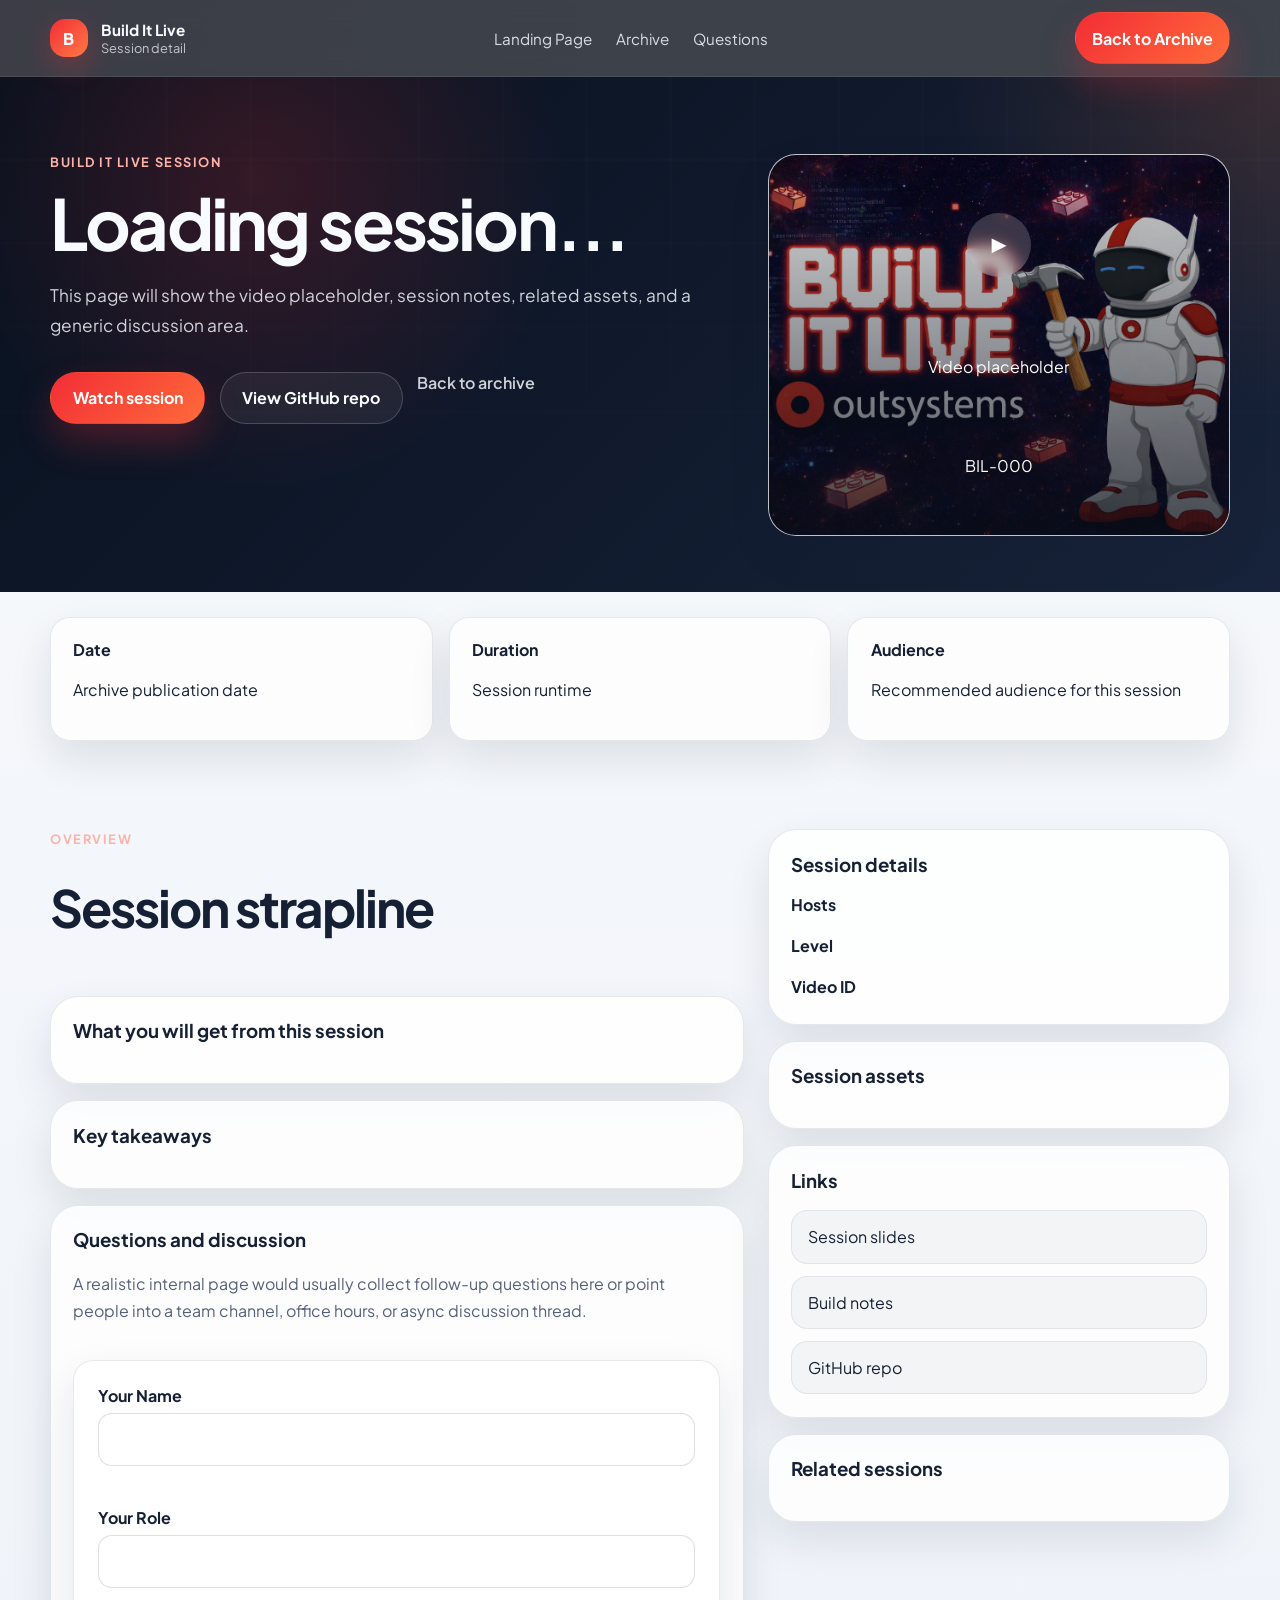
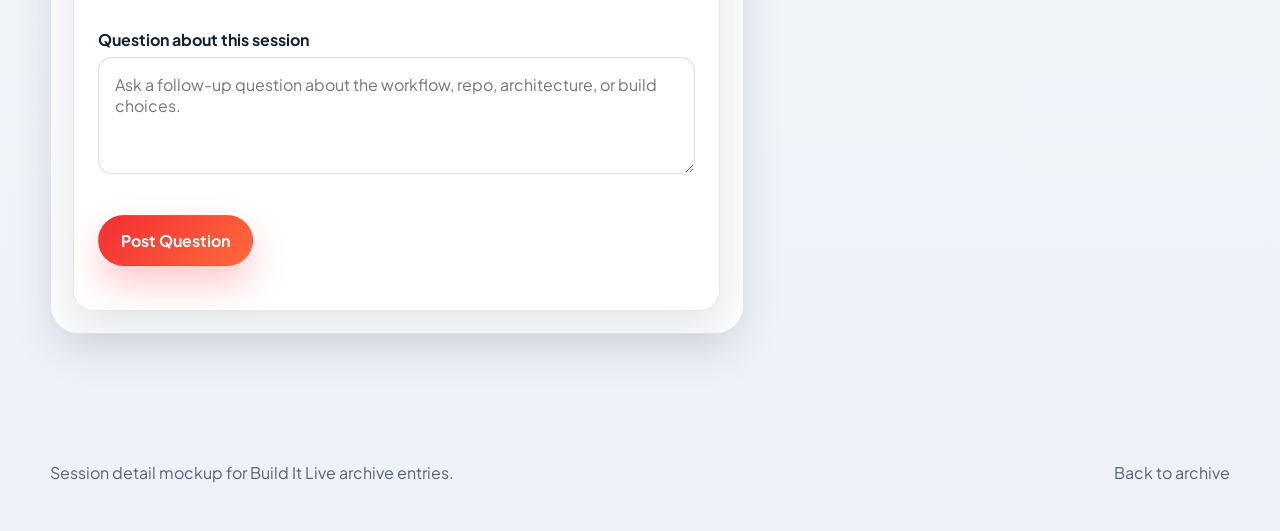
<file: session.html>
<!DOCTYPE html>
<html lang="en">
  <head>
    <meta charset="UTF-8" />
    <meta name="viewport" content="width=device-width, initial-scale=1.0" />
    <title>Build It Live Session</title>
    <meta
      name="description"
      content="Session details for a Build It Live archive episode, including a video placeholder, repo links, notes, and discussion."
    />
    <link rel="preconnect" href="https://fonts.googleapis.com" />
    <link rel="preconnect" href="https://fonts.gstatic.com" crossorigin />
    <link
      href="https://fonts.googleapis.com/css2?family=Plus+Jakarta+Sans:wght@400;500;600;700;800&display=swap"
      rel="stylesheet"
    />
    <link rel="stylesheet" href="styles.css" />
  </head>
  <body>
    <a class="skip-link" href="#main-content">Skip to content</a>

    <header class="site-header">
      <div class="container nav-shell">
        <a class="brand" href="archive.html" aria-label="Build It Live archive">
          <span class="brand-mark" aria-hidden="true">B</span>
          <span class="brand-text">
            <strong>Build It Live</strong>
            <span>Session detail</span>
          </span>
        </a>

        <nav class="site-nav" aria-label="Primary">
          <a href="index.html">Landing Page</a>
          <a href="archive.html">Archive</a>
          <a href="#session-discussion">Questions</a>
        </nav>

        <a class="button button-small button-primary" href="archive.html">Back to Archive</a>
      </div>
    </header>

    <main id="main-content">
      <section class="hero archive-hero session-hero">
        <div class="hero-background" aria-hidden="true"></div>
        <div class="container session-hero-grid">
          <div class="hero-copy">
            <p class="eyebrow" id="session-track">Build It Live session</p>
            <h1 id="session-title">Loading session...</h1>
            <p class="hero-text" id="session-summary">
              This page will show the video placeholder, session notes, related assets, and a generic discussion area.
            </p>

            <div class="hero-actions">
              <a class="button button-primary" id="session-watch-link" href="#">Watch session</a>
              <a class="button button-secondary" id="session-repo-link" href="#">View GitHub repo</a>
              <a class="text-link" href="archive.html">Back to archive</a>
            </div>

            <div class="mini-proof-list" id="session-topics" aria-label="Session topics"></div>
          </div>

          <aside class="session-video-card">
            <div class="session-video-placeholder" id="session-video-placeholder">
              <div class="play-badge">▶</div>
              <p>Video placeholder</p>
              <span id="session-video-id">BIL-000</span>
            </div>
          </aside>
        </div>
      </section>

      <section class="section compact-section">
        <div class="container trust-strip" aria-label="Session metadata">
          <article>
            <strong id="session-date">Date</strong>
            <p>Archive publication date</p>
          </article>
          <article>
            <strong id="session-duration">Duration</strong>
            <p>Session runtime</p>
          </article>
          <article>
            <strong id="session-audience">Audience</strong>
            <p>Recommended audience for this session</p>
          </article>
        </div>
      </section>

      <section class="section">
        <div class="container session-layout">
          <div class="session-main-column">
            <div class="section-heading">
              <p class="eyebrow">Overview</p>
              <h2 id="session-strapline">Session strapline</h2>
              <p id="session-description"></p>
            </div>

            <div class="detail-surface">
              <h3>What you will get from this session</h3>
              <p id="session-outcome"></p>
            </div>

            <div class="detail-surface">
              <h3>Key takeaways</h3>
              <ul class="detail-list" id="session-takeaways"></ul>
            </div>

            <div class="detail-surface" id="session-discussion">
              <h3>Questions and discussion</h3>
              <p class="detail-copy">
                A realistic internal page would usually collect follow-up questions here or point people
                into a team channel, office hours, or async discussion thread.
              </p>
              <div class="discussion-list" id="session-questions"></div>

              <form
                class="booking-form inline-question-form js-validated-form"
                data-success-message="Thanks. Your question has been added to this mock discussion thread."
                data-discussion-target="session-questions"
                novalidate
              >
                <div class="field-row">
                  <label for="question-name">Your Name</label>
                  <input id="question-name" name="questionName" type="text" required />
                  <p class="field-error" id="question-name-error"></p>
                </div>

                <div class="field-row">
                  <label for="question-role">Your Role</label>
                  <input id="question-role" name="questionRole" type="text" />
                  <p class="field-error" id="question-role-error"></p>
                </div>

                <div class="field-row">
                  <label for="question-text">Question about this session</label>
                  <textarea
                    id="question-text"
                    name="questionText"
                    rows="4"
                    placeholder="Ask a follow-up question about the workflow, repo, architecture, or build choices."
                    required
                  ></textarea>
                  <p class="field-error" id="question-text-error"></p>
                </div>

                <button class="button button-primary" type="submit">Post Question</button>
                <p class="form-status" role="status" aria-live="polite"></p>
              </form>
            </div>
          </div>

          <aside class="session-side-column">
            <div class="detail-surface">
              <h3>Session details</h3>
              <dl class="detail-meta">
                <div>
                  <dt>Hosts</dt>
                  <dd id="session-hosts"></dd>
                </div>
                <div>
                  <dt>Level</dt>
                  <dd id="session-level"></dd>
                </div>
                <div>
                  <dt>Video ID</dt>
                  <dd id="session-video-id-meta"></dd>
                </div>
              </dl>
            </div>

            <div class="detail-surface">
              <h3>Session assets</h3>
              <div class="resource-stack" id="session-assets"></div>
            </div>

            <div class="detail-surface">
              <h3>Links</h3>
              <div class="resource-stack">
                <a class="resource-line" id="session-slides-link" href="#">Session slides</a>
                <a class="resource-line" id="session-notes-link" href="#">Build notes</a>
                <a class="resource-line" id="session-repo-link-secondary" href="#">GitHub repo</a>
              </div>
            </div>

            <div class="detail-surface">
              <h3>Related sessions</h3>
              <div class="resource-stack" id="related-sessions"></div>
            </div>
          </aside>
        </div>
      </section>
    </main>

    <footer class="site-footer">
      <div class="container footer-shell">
        <p>Session detail mockup for Build It Live archive entries.</p>
        <a href="archive.html">Back to archive</a>
      </div>
    </footer>

    <script src="session-data.js"></script>
    <script src="script.js"></script>
  </body>
</html>
</file>
<file: styles.css>
:root {
  --bg: #f5f7fb;
  --surface: rgba(255, 255, 255, 0.78);
  --surface-strong: #ffffff;
  --surface-dark: #0f1727;
  --surface-dark-soft: #152033;
  --text: #162034;
  --text-soft: #556179;
  --text-inverse: #f8fbff;
  --border: rgba(22, 32, 52, 0.1);
  --accent: #f32d35;
  --accent-strong: #cf1f26;
  --accent-soft: rgba(243, 45, 53, 0.12);
  --shadow-lg: 0 30px 80px rgba(9, 16, 30, 0.18);
  --shadow-md: 0 18px 42px rgba(19, 30, 50, 0.1);
  --radius-xl: 28px;
  --radius-lg: 20px;
  --radius-md: 16px;
  --container: min(1180px, calc(100% - 2rem));
}

* {
  box-sizing: border-box;
}

html {
  scroll-behavior: smooth;
}

body {
  margin: 0;
  font-family: "Plus Jakarta Sans", "Avenir Next", "Segoe UI", sans-serif;
  background:
    radial-gradient(circle at top left, rgba(243, 45, 53, 0.08), transparent 24%),
    linear-gradient(180deg, #f7f9fc 0%, #eef2f8 100%);
  color: var(--text);
}

img {
  max-width: 100%;
}

a {
  color: inherit;
  text-decoration: none;
}

button,
input,
select,
textarea {
  font: inherit;
}

.skip-link {
  position: absolute;
  left: 1rem;
  top: -3rem;
  background: var(--surface-strong);
  color: var(--text);
  padding: 0.75rem 1rem;
  border-radius: 999px;
  z-index: 20;
}

.skip-link:focus {
  top: 1rem;
}

.container {
  width: var(--container);
  margin: 0 auto;
}

.site-header {
  position: sticky;
  top: 0;
  z-index: 10;
  backdrop-filter: blur(16px);
  background: rgba(8, 14, 24, 0.78);
  border-bottom: 1px solid rgba(255, 255, 255, 0.08);
}

.nav-shell {
  display: flex;
  align-items: center;
  justify-content: space-between;
  gap: 1rem;
  min-height: 4.75rem;
}

.brand {
  display: inline-flex;
  align-items: center;
  gap: 0.85rem;
  color: var(--text-inverse);
}

.brand-mark {
  width: 2.35rem;
  height: 2.35rem;
  display: grid;
  place-items: center;
  border-radius: 0.95rem;
  background: linear-gradient(135deg, var(--accent), #ff7a45);
  box-shadow: 0 10px 28px rgba(243, 45, 53, 0.3);
  font-weight: 800;
}

.brand-text {
  display: grid;
  gap: 0.1rem;
  font-size: 0.8rem;
  color: rgba(248, 251, 255, 0.72);
}

.brand-text strong {
  font-size: 0.95rem;
  color: var(--text-inverse);
}

.site-nav {
  display: flex;
  align-items: center;
  gap: 1.5rem;
}

.site-nav a {
  color: rgba(248, 251, 255, 0.84);
  font-size: 0.95rem;
}

.site-nav a:hover,
.site-nav a:focus-visible,
.site-footer a:hover,
.site-footer a:focus-visible,
.text-link:hover,
.text-link:focus-visible {
  color: #ffffff;
}

.button {
  display: inline-flex;
  align-items: center;
  justify-content: center;
  min-height: 3rem;
  padding: 0.9rem 1.35rem;
  border-radius: 999px;
  border: 1px solid transparent;
  font-weight: 700;
  transition:
    transform 160ms ease,
    box-shadow 160ms ease,
    background-color 160ms ease,
    border-color 160ms ease;
}

.button:hover,
.button:focus-visible {
  transform: translateY(-1px);
}

.button-primary {
  background: linear-gradient(135deg, var(--accent) 0%, #ff6a3a 100%);
  color: #ffffff;
  box-shadow: 0 18px 36px rgba(243, 45, 53, 0.26);
}

.button-primary:hover,
.button-primary:focus-visible {
  background: linear-gradient(135deg, var(--accent-strong) 0%, #f05c29 100%);
}

.button-secondary {
  background: rgba(255, 255, 255, 0.06);
  border-color: rgba(255, 255, 255, 0.18);
  color: var(--text-inverse);
}

.section .button-secondary,
.booking-card .button-secondary,
.final-cta .button-secondary {
  background: #ffffff;
  border-color: var(--border);
  color: var(--text);
}

.section .button-secondary:hover,
.booking-card .button-secondary:hover,
.final-cta .button-secondary:hover,
.section .button-secondary:focus-visible,
.booking-card .button-secondary:focus-visible,
.final-cta .button-secondary:focus-visible {
  border-color: rgba(243, 45, 53, 0.28);
  box-shadow: var(--shadow-md);
}

.button-small {
  min-height: 2.75rem;
  padding-inline: 1rem;
}

.text-link {
  color: rgba(248, 251, 255, 0.82);
  font-weight: 600;
}

.hero {
  position: relative;
  overflow: clip;
  padding: 4.8rem 0 4rem;
  background:
    radial-gradient(circle at top right, rgba(255, 125, 63, 0.16), transparent 24%),
    radial-gradient(circle at 20% 20%, rgba(243, 45, 53, 0.18), transparent 28%),
    linear-gradient(135deg, #08111e 0%, #10192b 48%, #17233a 100%);
}

.hero-background {
  position: absolute;
  inset: 0;
  background:
    linear-gradient(transparent 0 96%, rgba(255, 255, 255, 0.06) 96% 100%),
    linear-gradient(90deg, transparent 0 96%, rgba(255, 255, 255, 0.05) 96% 100%);
  background-size: 100% 84px, 84px 100%;
  mask-image: linear-gradient(180deg, rgba(0, 0, 0, 0.8), transparent 92%);
  opacity: 0.3;
}

.hero-grid {
  position: relative;
  display: grid;
  grid-template-columns: minmax(0, 1.3fr) minmax(300px, 0.85fr);
  gap: 2rem;
  align-items: center;
}

.hero-copy {
  color: var(--text-inverse);
}

.eyebrow {
  margin: 0 0 1rem;
  color: #ffb2a8;
  text-transform: uppercase;
  letter-spacing: 0.12em;
  font-size: 0.8rem;
  font-weight: 700;
}

.hero h1,
.section-heading h2,
.feature-section h2,
.form-copy h2,
.final-cta h2 {
  margin: 0;
  line-height: 1.05;
  letter-spacing: -0.04em;
}

.hero h1 {
  max-width: 12ch;
  font-size: clamp(2.8rem, 5.5vw, 5rem);
}

.hero-text,
.section-heading p,
.feature-section p,
.form-copy p,
.final-cta p,
.booking-description,
.info-card p,
.benefit-card p,
.resource-card p,
.credibility-card p,
.content-card p,
.trust-strip p {
  line-height: 1.7;
}

.hero-text {
  max-width: 62ch;
  margin: 1.35rem 0 0;
  color: rgba(248, 251, 255, 0.82);
  font-size: 1.08rem;
}

.hero-actions {
  display: flex;
  flex-wrap: wrap;
  gap: 0.9rem;
  margin-top: 2rem;
}

.hero-reassurance {
  margin-top: 1.4rem;
  color: rgba(248, 251, 255, 0.72);
  max-width: 46ch;
}

.hero-panel {
  padding: 1.6rem;
  border: 1px solid rgba(255, 255, 255, 0.12);
  border-radius: var(--radius-xl);
  background: linear-gradient(180deg, rgba(255, 255, 255, 0.12), rgba(255, 255, 255, 0.06));
  box-shadow: var(--shadow-lg);
  color: var(--text-inverse);
}

.hero-panel-top h2 {
  margin: 0.35rem 0 0;
  font-size: 1.65rem;
  line-height: 1.15;
}

.panel-kicker {
  display: inline-flex;
  padding: 0.4rem 0.7rem;
  border-radius: 999px;
  background: rgba(255, 255, 255, 0.08);
  color: #ffc0b7;
  font-size: 0.78rem;
  font-weight: 700;
  text-transform: uppercase;
  letter-spacing: 0.08em;
}

.panel-list {
  margin: 1.35rem 0;
  padding-left: 1.2rem;
  color: rgba(248, 251, 255, 0.82);
  line-height: 1.8;
}

.hero-panel-pills {
  display: flex;
  flex-wrap: wrap;
  gap: 0.65rem;
}

.hero-panel-pills span {
  display: inline-flex;
  padding: 0.65rem 0.85rem;
  border-radius: 999px;
  background: rgba(255, 255, 255, 0.08);
  color: #ffffff;
  font-size: 0.9rem;
}

.section {
  padding: 5.5rem 0;
}

.compact-section {
  padding-block: 1.6rem 0;
}

.section-alt {
  background: linear-gradient(180deg, rgba(255, 255, 255, 0.45), rgba(255, 255, 255, 0.62));
  border-top: 1px solid rgba(22, 32, 52, 0.05);
  border-bottom: 1px solid rgba(22, 32, 52, 0.05);
}

.trust-strip {
  display: grid;
  grid-template-columns: repeat(3, minmax(0, 1fr));
  gap: 1rem;
}

.trust-strip article,
.info-card,
.benefit-card,
.booking-card,
.resource-card,
.feature-list-card,
.content-card,
.credibility-card,
.booking-form,
.final-cta-shell {
  border-radius: var(--radius-lg);
  border: 1px solid var(--border);
  background: var(--surface);
  box-shadow: var(--shadow-md);
}

.trust-strip article {
  padding: 1.3rem 1.4rem;
}

.trust-strip strong {
  display: block;
  margin-bottom: 0.45rem;
  font-size: 1rem;
}

.testimonial-section {
  padding-top: 1.2rem;
  padding-bottom: 0.8rem;
}

.testimonial-shell {
  display: grid;
  gap: 1rem;
  padding: 1.15rem 1.25rem 1rem;
  border-radius: var(--radius-xl);
  border: 1px solid var(--border);
  background:
    radial-gradient(circle at right top, rgba(243, 45, 53, 0.08), transparent 28%),
    linear-gradient(180deg, rgba(255, 255, 255, 0.82), rgba(255, 255, 255, 0.74));
  box-shadow: var(--shadow-md);
}

.testimonial-heading {
  display: grid;
  gap: 0.4rem;
  max-width: 700px;
}

.testimonial-heading h2 {
  margin: 0;
  font-size: clamp(1.35rem, 2.4vw, 1.9rem);
  line-height: 1.1;
  letter-spacing: -0.03em;
}

.testimonial-rotator {
  position: relative;
  min-height: 122px;
}

.testimonial-card {
  position: absolute;
  inset: 0;
  padding: 1rem 1.1rem;
  border-radius: var(--radius-lg);
  border: 1px solid rgba(22, 32, 52, 0.08);
  background: rgba(22, 32, 52, 0.03);
  opacity: 0;
  transform: translateY(10px);
  transition: opacity 220ms ease, transform 220ms ease;
  pointer-events: none;
}

.testimonial-card.is-active {
  opacity: 1;
  transform: translateY(0);
  pointer-events: auto;
}

.testimonial-quote {
  margin: 0;
  font-size: clamp(0.98rem, 1.45vw, 1.12rem);
  line-height: 1.55;
  color: var(--text);
}

.testimonial-meta {
  margin: 0.7rem 0 0;
  color: var(--text-soft);
  font-weight: 600;
  font-size: 0.95rem;
}

.testimonial-dots {
  display: flex;
  gap: 0.55rem;
}

.testimonial-dot {
  width: 0.8rem;
  height: 0.8rem;
  border: 0;
  border-radius: 999px;
  background: rgba(22, 32, 52, 0.18);
  cursor: pointer;
}

.testimonial-dot.is-active {
  background: var(--accent);
}

.section-heading {
  display: grid;
  gap: 0.85rem;
  margin-bottom: 2rem;
  max-width: 760px;
}

.section-heading h2,
.feature-section h2,
.form-copy h2,
.final-cta h2 {
  font-size: clamp(2rem, 4vw, 3.3rem);
}

.section-heading p:last-child,
.section-aside {
  margin: 0;
  color: var(--text-soft);
}

.split-heading {
  max-width: unset;
  grid-template-columns: minmax(0, 1fr) minmax(280px, 360px);
  align-items: end;
}

.card-grid,
.booking-grid,
.resource-grid,
.content-placeholder-grid,
.credibility-grid {
  display: grid;
  gap: 1rem;
}

.card-grid-five {
  grid-template-columns: repeat(5, minmax(0, 1fr));
}

.card-grid-three,
.credibility-grid {
  grid-template-columns: repeat(3, minmax(0, 1fr));
}

.info-card,
.benefit-card,
.booking-card,
.resource-card,
.feature-list-card,
.content-card,
.credibility-card {
  padding: 1.5rem;
}

.card-number {
  display: inline-flex;
  align-items: center;
  justify-content: center;
  width: 2.4rem;
  height: 2.4rem;
  border-radius: 999px;
  margin-bottom: 1rem;
  background: var(--accent-soft);
  color: var(--accent);
  font-size: 0.82rem;
  font-weight: 800;
}

.info-card h3,
.benefit-card h3,
.booking-card h3,
.resource-card h3,
.feature-list-card h3,
.content-card h3,
.credibility-card h3 {
  margin: 0 0 0.7rem;
  font-size: 1.15rem;
  line-height: 1.3;
}

.info-card p,
.benefit-card p,
.booking-card p,
.resource-card p,
.content-card p,
.credibility-card p {
  margin: 0;
  color: var(--text-soft);
}

.booking-grid {
  grid-template-columns: repeat(4, minmax(0, 1fr));
  align-items: stretch;
}

.booking-card {
  display: flex;
  flex-direction: column;
  gap: 1rem;
}

.booking-card .button {
  margin-top: auto;
}

.featured-booking {
  position: relative;
  background:
    linear-gradient(180deg, rgba(243, 45, 53, 0.06), rgba(255, 255, 255, 0.9)),
    #ffffff;
  border-color: rgba(243, 45, 53, 0.18);
}

.featured-tag {
  display: inline-flex;
  align-self: flex-start;
  padding: 0.42rem 0.68rem;
  border-radius: 999px;
  background: rgba(243, 45, 53, 0.12);
  color: var(--accent-strong);
  font-size: 0.78rem;
  font-weight: 700;
}

.resource-grid {
  grid-template-columns: repeat(3, minmax(0, 1fr));
}

.resource-card {
  display: block;
  transition:
    transform 160ms ease,
    border-color 160ms ease,
    box-shadow 160ms ease;
}

.resource-card:hover,
.resource-card:focus-visible {
  transform: translateY(-2px);
  border-color: rgba(243, 45, 53, 0.2);
}

.resource-card span {
  display: inline-block;
  margin-top: 1rem;
  color: var(--accent-strong);
  font-weight: 700;
}

.build-live-section {
  background:
    radial-gradient(circle at right top, rgba(243, 45, 53, 0.12), transparent 24%),
    linear-gradient(180deg, #fff8f8, #f7f8fb);
}

.build-live-grid,
.archive-hero-grid {
  position: relative;
  display: grid;
  grid-template-columns: minmax(320px, 0.95fr) minmax(0, 1.05fr);
  gap: 1.5rem;
  align-items: center;
}

.build-live-media-card,
.archive-logo-card {
  overflow: hidden;
  border-radius: var(--radius-xl);
  border: 1px solid rgba(255, 255, 255, 0.12);
  background: rgba(255, 255, 255, 0.08);
  box-shadow: var(--shadow-lg);
}

.build-live-media-card img,
.archive-logo-card img,
.archive-thumb {
  display: block;
  width: 100%;
  height: 100%;
  object-fit: cover;
}

.build-live-copy p {
  color: var(--text-soft);
}

.build-live-copy h2 {
  margin: 0;
  font-size: clamp(2rem, 4vw, 3.2rem);
  line-height: 1.08;
  letter-spacing: -0.04em;
}

.build-live-actions,
.archive-tags,
.mini-proof-list {
  display: flex;
  flex-wrap: wrap;
  gap: 0.8rem;
}

.mini-proof-list {
  margin-top: 1.35rem;
}

.mini-proof-list span,
.archive-tags span {
  display: inline-flex;
  align-items: center;
  padding: 0.55rem 0.8rem;
  border-radius: 999px;
  background: rgba(243, 45, 53, 0.1);
  color: var(--accent-strong);
  font-size: 0.86rem;
  font-weight: 700;
}

.archive-hero {
  padding-bottom: 3.5rem;
}

.archive-logo-card {
  min-height: 360px;
}

.featured-session-card,
.idea-queue-card,
.event-card {
  border-radius: var(--radius-xl);
  border: 1px solid var(--border);
  box-shadow: var(--shadow-md);
}

.featured-session-card {
  display: grid;
  grid-template-columns: minmax(0, 1.2fr) minmax(260px, 0.8fr);
  gap: 1.25rem;
  padding: 1.6rem;
  background:
    radial-gradient(circle at right top, rgba(243, 45, 53, 0.12), transparent 28%),
    linear-gradient(180deg, rgba(255, 255, 255, 0.88), rgba(255, 255, 255, 0.76));
}

.featured-session-copy p,
.featured-session-copy h2 {
  margin-top: 0;
}

.featured-session-copy h2 {
  font-size: clamp(2rem, 4vw, 3rem);
  line-height: 1.06;
  letter-spacing: -0.04em;
}

.featured-session-copy p {
  color: var(--text-soft);
  line-height: 1.7;
}

.featured-session-side {
  display: grid;
  gap: 1rem;
}

.featured-stat {
  padding: 1.25rem;
  border-radius: var(--radius-lg);
  background: rgba(22, 32, 52, 0.03);
  border: 1px solid rgba(22, 32, 52, 0.08);
}

.featured-stat strong {
  display: block;
  margin-bottom: 0.3rem;
  font-size: 1.5rem;
}

.featured-stat span {
  color: var(--text-soft);
  line-height: 1.6;
}

.featured-meta {
  display: flex;
  flex-wrap: wrap;
  gap: 0.7rem;
  margin-bottom: 1.1rem;
}

.featured-meta span,
.event-badge {
  display: inline-flex;
  align-items: center;
  padding: 0.55rem 0.8rem;
  border-radius: 999px;
  background: rgba(243, 45, 53, 0.08);
  color: var(--accent-strong);
  font-size: 0.86rem;
  font-weight: 700;
}

.event-rail {
  display: grid;
  grid-template-columns: repeat(3, minmax(0, 1fr));
  gap: 1rem;
}

.event-card {
  padding: 1.35rem;
  background: rgba(255, 255, 255, 0.8);
}

.event-card h3,
.event-card p {
  margin: 0;
}

.event-card h3 {
  margin-top: 1rem;
  margin-bottom: 0.55rem;
  font-size: 1.2rem;
}

.event-card p {
  color: var(--text-soft);
  line-height: 1.7;
}

.filter-bar {
  display: grid;
  grid-template-columns: minmax(0, 1.5fr) minmax(180px, 0.5fr) minmax(180px, 0.5fr);
  gap: 1rem;
  padding: 1.25rem;
  margin-bottom: 1rem;
  border-radius: var(--radius-lg);
  border: 1px solid var(--border);
  background: rgba(255, 255, 255, 0.82);
  box-shadow: var(--shadow-md);
}

.filter-field {
  display: grid;
  gap: 0.5rem;
}

.filter-field label {
  font-weight: 700;
}

.filter-field input,
.filter-field select {
  width: 100%;
  min-height: 3.2rem;
  padding: 0.9rem 1rem;
  border-radius: 14px;
  border: 1px solid rgba(22, 32, 52, 0.14);
  background: #ffffff;
  outline: none;
}

.filter-field input:focus,
.filter-field select:focus {
  border-color: rgba(243, 45, 53, 0.5);
  box-shadow: 0 0 0 4px rgba(243, 45, 53, 0.12);
}

.results-summary {
  display: flex;
  justify-content: space-between;
  align-items: center;
  gap: 1rem;
  margin-bottom: 1rem;
}

.results-summary p {
  margin: 0;
  color: var(--text-soft);
  font-weight: 700;
}

.archive-back-link {
  color: var(--accent-strong);
}

.archive-grid {
  display: grid;
  grid-template-columns: repeat(3, minmax(0, 1fr));
  gap: 1rem;
}

.archive-card {
  overflow: hidden;
  border-radius: var(--radius-lg);
  border: 1px solid var(--border);
  background: rgba(255, 255, 255, 0.86);
  box-shadow: var(--shadow-md);
}

.archive-card-link {
  display: block;
  height: 100%;
}

.archive-card[hidden] {
  display: none;
}

.archive-thumb-shell {
  position: relative;
  overflow: hidden;
}

.archive-thumb {
  aspect-ratio: 16 / 9;
}

.archive-thumb-shell::after {
  content: "";
  position: absolute;
  inset: 0;
  background: linear-gradient(180deg, rgba(10, 16, 28, 0.05), rgba(10, 16, 28, 0.62));
}

.archive-thumb-overlay {
  position: absolute;
  inset: auto 1rem 1rem 1rem;
  z-index: 1;
  color: #ffffff;
}

.archive-thumb-overlay strong {
  display: block;
  margin-top: 0.4rem;
  font-size: 1.2rem;
  line-height: 1.2;
}

.thumb-kicker {
  display: inline-flex;
  align-items: center;
  padding: 0.42rem 0.68rem;
  border-radius: 999px;
  background: rgba(255, 255, 255, 0.14);
  backdrop-filter: blur(8px);
  font-size: 0.78rem;
  font-weight: 700;
  text-transform: uppercase;
  letter-spacing: 0.08em;
}

.theme-ai::before,
.theme-integration::before,
.theme-automation::before,
.theme-experience::before,
.theme-ai-alt::before,
.theme-governance::before,
.session-video-placeholder::before {
  content: "";
  position: absolute;
  inset: 0;
  z-index: 0;
  mix-blend-mode: screen;
}

.theme-ai::before,
.session-video-placeholder.theme-ai::before {
  background: radial-gradient(circle at top left, rgba(255, 94, 94, 0.42), transparent 28%);
}

.theme-integration::before,
.session-video-placeholder.theme-integration::before {
  background: radial-gradient(circle at right top, rgba(96, 211, 255, 0.38), transparent 30%);
}

.theme-automation::before,
.session-video-placeholder.theme-automation::before {
  background: radial-gradient(circle at center, rgba(255, 178, 80, 0.4), transparent 32%);
}

.theme-experience::before,
.session-video-placeholder.theme-experience::before {
  background: radial-gradient(circle at left bottom, rgba(137, 255, 203, 0.32), transparent 28%);
}

.theme-ai-alt::before,
.session-video-placeholder.theme-ai-alt::before {
  background: radial-gradient(circle at center top, rgba(194, 150, 255, 0.34), transparent 30%);
}

.theme-governance::before,
.session-video-placeholder.theme-governance::before {
  background: radial-gradient(circle at right center, rgba(255, 219, 87, 0.28), transparent 30%);
}

.archive-card-body {
  display: grid;
  gap: 1rem;
  padding: 1.25rem;
}

.archive-card-body h3 {
  margin: 0;
  font-size: 1.18rem;
  line-height: 1.3;
}

.archive-card-body p {
  margin: 0;
  color: var(--text-soft);
  line-height: 1.7;
}

.archive-meta-line {
  display: flex;
  flex-wrap: wrap;
  gap: 0.75rem;
  color: var(--text-soft);
  font-size: 0.92rem;
  font-weight: 600;
}

.archive-meta-line span::before {
  content: "•";
  margin-right: 0.45rem;
  color: rgba(22, 32, 52, 0.3);
}

.archive-meta-line span:first-child::before {
  content: "";
  margin-right: 0;
}

.archive-cta {
  color: var(--accent-strong);
  font-weight: 700;
}

.empty-state {
  margin-top: 1rem;
  padding: 1.5rem;
  border-radius: var(--radius-lg);
  border: 1px dashed rgba(22, 32, 52, 0.18);
  background: rgba(255, 255, 255, 0.72);
}

.empty-state h3,
.empty-state p {
  margin: 0;
}

.empty-state p {
  margin-top: 0.5rem;
  color: var(--text-soft);
}

.idea-queue-item strong,
.discussion-item strong {
  display: block;
  margin-bottom: 0.35rem;
}

.feature-section {
  background:
    radial-gradient(circle at top left, rgba(243, 45, 53, 0.09), transparent 25%),
    linear-gradient(180deg, #fffdfd, #f7f8fb);
}

.feature-grid,
.form-grid,
.final-cta-shell,
.footer-shell {
  display: grid;
  gap: 1.5rem;
}

.feature-grid,
.form-grid {
  grid-template-columns: minmax(0, 1.08fr) minmax(320px, 0.92fr);
  align-items: start;
}

.feature-list-card {
  background: linear-gradient(180deg, rgba(255, 255, 255, 0.92), rgba(255, 255, 255, 0.72));
}

.feature-list-card ul {
  margin: 1rem 0 0;
  padding-left: 1.1rem;
  color: var(--text-soft);
  line-height: 1.9;
}

.content-placeholder-grid {
  grid-template-columns: repeat(4, minmax(0, 1fr));
}

.booking-form-section {
  background:
    radial-gradient(circle at right top, rgba(243, 45, 53, 0.1), transparent 22%),
    linear-gradient(180deg, #f3f6fb, #edf2f8);
}

.form-copy {
  padding-top: 0.5rem;
}

.form-note {
  color: var(--text-soft);
  font-size: 0.95rem;
}

.booking-form {
  padding: 1.5rem;
  background: rgba(255, 255, 255, 0.9);
}

.field-row {
  display: grid;
  gap: 0.45rem;
  margin-bottom: 1rem;
}

.field-row label {
  font-weight: 700;
}

.field-row input,
.field-row select,
.field-row textarea {
  width: 100%;
  border: 1px solid rgba(22, 32, 52, 0.14);
  background: #ffffff;
  color: var(--text);
  border-radius: 14px;
  padding: 0.95rem 1rem;
  outline: none;
  transition: border-color 120ms ease, box-shadow 120ms ease;
}

.field-row input:focus,
.field-row select:focus,
.field-row textarea:focus {
  border-color: rgba(243, 45, 53, 0.5);
  box-shadow: 0 0 0 4px rgba(243, 45, 53, 0.12);
}

.field-row input.invalid,
.field-row select.invalid,
.field-row textarea.invalid {
  border-color: #cf1f26;
}

.field-error {
  min-height: 1.1rem;
  margin: 0;
  color: #b31a21;
  font-size: 0.88rem;
}

.required-mark {
  color: var(--accent);
}

.form-status {
  min-height: 1.2rem;
  margin: 1rem 0 0;
  color: #13673c;
  font-weight: 600;
}

.idea-submission-form {
  padding: 1.8rem;
  border-color: rgba(255, 255, 255, 0.12);
  background:
    linear-gradient(180deg, rgba(97, 67, 69, 0.92), rgba(82, 57, 58, 0.96)),
    #5a4244;
  color: rgba(255, 247, 248, 0.96);
}

.idea-submission-form label {
  color: rgba(255, 247, 248, 0.96);
  font-weight: 500;
  font-size: 0.98rem;
}

.idea-submission-form .field-row input,
.idea-submission-form .field-row select,
.idea-submission-form .field-row textarea {
  border-color: rgba(255, 255, 255, 0.12);
  background: rgba(212, 186, 189, 0.18);
  color: #fff7f8;
}

.idea-submission-form .field-row input::placeholder,
.idea-submission-form .field-row textarea::placeholder {
  color: rgba(255, 240, 242, 0.62);
}

.idea-submission-form .field-row input:focus,
.idea-submission-form .field-row select:focus,
.idea-submission-form .field-row textarea:focus {
  border-color: rgba(255, 177, 177, 0.64);
  box-shadow: 0 0 0 4px rgba(255, 182, 182, 0.12);
}

.idea-submission-form .button-primary {
  align-self: start;
  padding-inline: 1.5rem;
  background: linear-gradient(135deg, #ef9e9c 0%, #eb8f8b 100%);
  color: #ffffff;
  box-shadow: none;
}

.idea-submission-form .button-primary:hover,
.idea-submission-form .button-primary:focus-visible {
  background: linear-gradient(135deg, #eb8f8b 0%, #df827e 100%);
}

.idea-submission-form .field-error,
.idea-submission-form .form-status {
  color: rgba(255, 232, 234, 0.95);
}

.idea-queue-card {
  margin-top: 1.5rem;
  padding: 1.4rem;
  background: rgba(255, 255, 255, 0.78);
}

.idea-queue-card h3 {
  margin: 0 0 1rem;
  font-size: 1.12rem;
}

.idea-submissions-list {
  display: grid;
  gap: 0.75rem;
}

.idea-queue-item {
  display: flex;
  justify-content: space-between;
  gap: 1rem;
  padding: 1rem;
  border-radius: var(--radius-md);
  background: rgba(22, 32, 52, 0.03);
  border: 1px solid rgba(22, 32, 52, 0.08);
}

.idea-queue-item p {
  margin: 0;
  color: var(--text-soft);
  font-size: 0.94rem;
}

.idea-queue-item span {
  display: inline-flex;
  align-items: center;
  align-self: start;
  white-space: nowrap;
  padding: 0.45rem 0.7rem;
  border-radius: 999px;
  background: rgba(243, 45, 53, 0.08);
  color: var(--accent-strong);
  font-size: 0.84rem;
  font-weight: 700;
}

.session-hero-grid,
.session-layout {
  display: grid;
  grid-template-columns: minmax(0, 1.2fr) minmax(300px, 0.8fr);
  gap: 1.5rem;
  align-items: start;
}

.session-video-card,
.detail-surface {
  border-radius: var(--radius-xl);
  border: 1px solid var(--border);
  background: rgba(255, 255, 255, 0.82);
  box-shadow: var(--shadow-md);
}

.session-video-card {
  overflow: hidden;
}

.session-video-placeholder {
  position: relative;
  min-height: 380px;
  display: grid;
  place-items: center;
  padding: 1.5rem;
  overflow: hidden;
  color: #ffffff;
  text-align: center;
  background:
    linear-gradient(180deg, rgba(8, 14, 24, 0.14), rgba(8, 14, 24, 0.74)),
    url("BILBannerNew.png") center / cover no-repeat;
}

.session-video-placeholder > * {
  position: relative;
  z-index: 1;
}

.play-badge {
  width: 4rem;
  height: 4rem;
  display: grid;
  place-items: center;
  border-radius: 999px;
  background: rgba(255, 255, 255, 0.18);
  backdrop-filter: blur(8px);
  font-size: 1.2rem;
  font-weight: 800;
}

.session-video-placeholder p,
.session-video-placeholder span {
  margin: 0.6rem 0 0;
}

.session-main-column,
.session-side-column {
  display: grid;
  gap: 1rem;
}

.detail-surface {
  padding: 1.4rem;
}

.detail-surface h3,
.detail-surface p {
  margin-top: 0;
}

.detail-copy,
.detail-surface p,
.detail-meta dd,
.discussion-item p {
  color: var(--text-soft);
  line-height: 1.7;
}

.detail-list {
  margin: 0;
  padding-left: 1.15rem;
  color: var(--text-soft);
  line-height: 1.9;
}

.detail-meta {
  margin: 0;
  display: grid;
  gap: 1rem;
}

.detail-meta div {
  display: grid;
  gap: 0.25rem;
}

.detail-meta dt {
  font-weight: 700;
}

.detail-meta dd {
  margin: 0;
}

.resource-stack {
  display: grid;
  gap: 0.75rem;
}

.resource-line {
  display: block;
  padding: 0.95rem 1rem;
  border-radius: var(--radius-md);
  background: rgba(22, 32, 52, 0.04);
  border: 1px solid rgba(22, 32, 52, 0.08);
  color: var(--text);
}

.discussion-list {
  display: grid;
  gap: 0.75rem;
  margin: 1rem 0 1.2rem;
}

.discussion-item {
  padding: 1rem;
  border-radius: var(--radius-md);
  background: rgba(22, 32, 52, 0.04);
  border: 1px solid rgba(22, 32, 52, 0.08);
}

.discussion-item span {
  display: inline-block;
  margin-bottom: 0.45rem;
  color: var(--accent-strong);
  font-size: 0.88rem;
  font-weight: 700;
}

.final-cta {
  padding-top: 1rem;
}

.final-cta-shell {
  grid-template-columns: minmax(0, 1fr) auto;
  align-items: center;
  padding: 2rem;
  background:
    radial-gradient(circle at right top, rgba(243, 45, 53, 0.13), transparent 28%),
    linear-gradient(135deg, #08111e, #14213a);
  border-color: rgba(255, 255, 255, 0.08);
  color: var(--text-inverse);
}

.final-cta-actions {
  display: flex;
  flex-wrap: wrap;
  gap: 0.9rem;
}

.site-footer {
  padding: 1.5rem 0 2rem;
}

.footer-shell {
  grid-template-columns: minmax(0, 1fr) auto;
  align-items: center;
  color: var(--text-soft);
}

@media (max-width: 1120px) {
  .card-grid-five,
  .booking-grid,
  .archive-grid,
  .event-rail {
    grid-template-columns: repeat(2, minmax(0, 1fr));
  }

  .content-placeholder-grid {
    grid-template-columns: repeat(2, minmax(0, 1fr));
  }
}

@media (max-width: 920px) {
  .site-header {
    position: static;
  }

  .nav-shell,
  .site-nav,
  .split-heading,
  .hero-grid,
  .build-live-grid,
  .archive-hero-grid,
  .featured-session-card,
  .session-hero-grid,
  .session-layout,
  .trust-strip,
  .card-grid-three,
  .resource-grid,
  .feature-grid,
  .form-grid,
  .final-cta-shell,
  .footer-shell {
    grid-template-columns: 1fr;
  }

  .nav-shell,
  .hero-grid {
    display: grid;
  }

  .site-nav {
    display: flex;
    flex-wrap: wrap;
    gap: 1rem;
  }

  .button-small {
    justify-self: start;
  }

  .testimonial-rotator {
    min-height: 160px;
  }

  .card-grid-five,
  .booking-grid,
  .archive-grid,
  .event-rail,
  .content-placeholder-grid,
  .credibility-grid {
    grid-template-columns: 1fr;
  }

  .filter-bar,
  .results-summary {
    grid-template-columns: 1fr;
  }

  .results-summary {
    display: grid;
  }

  .hero h1 {
    max-width: 11ch;
  }
}

@media (max-width: 640px) {
  .hero {
    padding-top: 3.5rem;
  }

  .section {
    padding: 4rem 0;
  }

  .testimonial-rotator {
    min-height: 185px;
  }

  .hero-actions,
  .final-cta-actions,
  .build-live-actions {
    flex-direction: column;
    align-items: stretch;
  }

  .button,
  .button-small {
    width: 100%;
  }

  .filter-bar {
    grid-template-columns: 1fr;
  }

  .idea-queue-item {
    grid-template-columns: 1fr;
  }

  .idea-queue-item {
    display: grid;
  }
}
</file>
